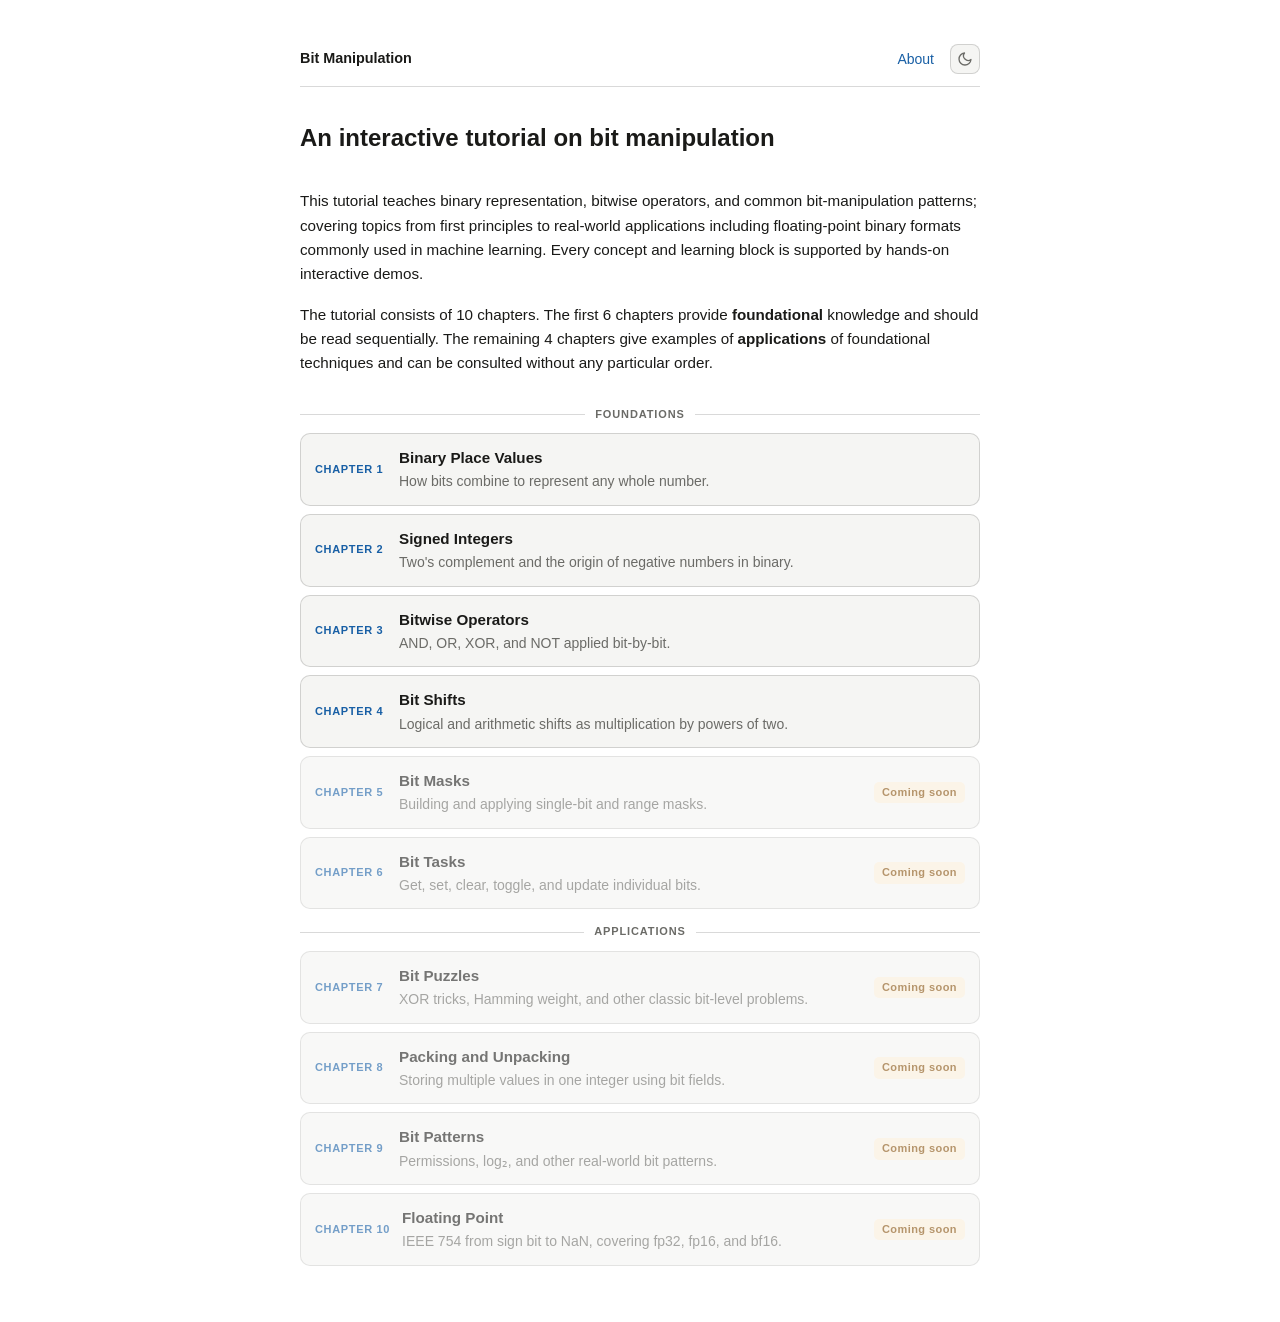
<file: index.html>
<!DOCTYPE html>
<html lang="en">
<head>
  <meta charset="UTF-8">
  <meta name="viewport" content="width=device-width, initial-scale=1.0">
  <title>Bit Manipulation</title>
  <link rel="stylesheet" href="css/style.css">
  <script>
    // Apply saved theme before paint to avoid flash
    const t = localStorage.getItem('theme');
    if (t) document.documentElement.dataset.theme = t;
  </script>
</head>
<body>

  <nav class="navbar">
    <a class="navbar-brand" href="index.html">Bit Manipulation</a>
    <div class="navbar-nav">
      <a href="about.html">About</a>
      <button class="theme-toggle" id="theme-toggle" aria-label="Toggle dark/light mode" title="Toggle dark/light mode">
        <svg id="theme-icon" width="16" height="16" viewBox="0 0 24 24" fill="none" stroke="currentColor" stroke-width="2" stroke-linecap="round" stroke-linejoin="round"></svg>
      </button>
    </div>
  </nav>

  <div class="prose">
    <div class="page-header">
      <h1>An interactive tutorial on bit manipulation</h1>
    </div>

    <p>
      This tutorial teaches binary representation, bitwise operators, and
      common bit-manipulation patterns; covering topics from first principles to real-world
      applications including floating-point binary formats commonly used in machine
      learning.
      Every concept and learning block is supported by hands-on interactive demos.
    </p>
    <p>
      The tutorial consists of 10 chapters.
      The first 6 chapters provide <strong>foundational</strong> knowledge and should be read sequentially.
      The remaining 4 chapters give examples of <strong>applications</strong> of foundational techniques and
      can be consulted without any particular order.
    </p>

    <div class="chapter-list">

      <div class="chapter-section-label">Foundations</div>

      <a class="chapter-card" href="chapters/01-place-values.html">
        <span class="chapter-card-num">Chapter 1</span>
        <span class="chapter-card-body">
          <span class="chapter-card-title">Binary Place Values</span>
          <span class="chapter-card-desc">How bits combine to represent any whole number.</span>
        </span>
      </a>

      <a class="chapter-card" href="chapters/02-signed-integers.html">
        <span class="chapter-card-num">Chapter 2</span>
        <span class="chapter-card-body">
          <span class="chapter-card-title">Signed Integers</span>
          <span class="chapter-card-desc">Two's complement and the origin of negative numbers in binary.</span>
        </span>
      </a>

      <a class="chapter-card" href="chapters/03-operators.html">
        <span class="chapter-card-num">Chapter 3</span>
        <span class="chapter-card-body">
          <span class="chapter-card-title">Bitwise Operators</span>
          <span class="chapter-card-desc">AND, OR, XOR, and NOT applied bit-by-bit.</span>
        </span>
      </a>

      <a class="chapter-card" href="chapters/04-shifts.html">
        <span class="chapter-card-num">Chapter 4</span>
        <span class="chapter-card-body">
          <span class="chapter-card-title">Bit Shifts</span>
          <span class="chapter-card-desc">Logical and arithmetic shifts as multiplication by powers of two.</span>
        </span>
      </a>

      <a class="chapter-card chapter-card--wip" href="index.html">
        <span class="chapter-card-num">Chapter 5</span>
        <span class="chapter-card-body">
          <span class="chapter-card-title">Bit Masks</span>
          <span class="chapter-card-desc">Building and applying single-bit and range masks.</span>
        </span>
        <span class="chapter-card-badge">Coming soon</span>
      </a>

      <a class="chapter-card chapter-card--wip" href="index.html">
        <span class="chapter-card-num">Chapter 6</span>
        <span class="chapter-card-body">
          <span class="chapter-card-title">Bit Tasks</span>
          <span class="chapter-card-desc">Get, set, clear, toggle, and update individual bits.</span>
        </span>
        <span class="chapter-card-badge">Coming soon</span>
      </a>

      <div class="chapter-section-label">Applications</div>

      <a class="chapter-card chapter-card--wip" href="index.html">
        <span class="chapter-card-num">Chapter 7</span>
        <span class="chapter-card-body">
          <span class="chapter-card-title">Bit Puzzles</span>
          <span class="chapter-card-desc">XOR tricks, Hamming weight, and other classic bit-level problems.</span>
        </span>
        <span class="chapter-card-badge">Coming soon</span>
      </a>

      <a class="chapter-card chapter-card--wip" href="index.html">
        <span class="chapter-card-num">Chapter 8</span>
        <span class="chapter-card-body">
          <span class="chapter-card-title">Packing and Unpacking</span>
          <span class="chapter-card-desc">Storing multiple values in one integer using bit fields.</span>
        </span>
        <span class="chapter-card-badge">Coming soon</span>
      </a>

      <a class="chapter-card chapter-card--wip" href="index.html">
        <span class="chapter-card-num">Chapter 9</span>
        <span class="chapter-card-body">
          <span class="chapter-card-title">Bit Patterns</span>
          <span class="chapter-card-desc">Permissions, log₂, and other real-world bit patterns.</span>
        </span>
        <span class="chapter-card-badge">Coming soon</span>
      </a>

      <a class="chapter-card chapter-card--wip" href="index.html">
        <span class="chapter-card-num">Chapter 10</span>
        <span class="chapter-card-body">
          <span class="chapter-card-title">Floating Point</span>
          <span class="chapter-card-desc">IEEE 754 from sign bit to NaN, covering fp32, fp16, and bf16.</span>
        </span>
        <span class="chapter-card-badge">Coming soon</span>
      </a>

    </div>
  </div>

  <script>
    const MOON = '<circle cx="12" cy="12" r="5"/><line x1="12" y1="1" x2="12" y2="3"/><line x1="12" y1="21" x2="12" y2="23"/><line x1="4.22" y1="4.22" x2="5.64" y2="5.64"/><line x1="18.36" y1="18.36" x2="19.78" y2="19.78"/><line x1="1" y1="12" x2="3" y2="12"/><line x1="21" y1="12" x2="23" y2="12"/><line x1="4.22" y1="19.78" x2="5.64" y2="18.36"/><line x1="18.36" y1="5.64" x2="19.78" y2="4.22"/>';
    const SUN  = '<path d="M21 12.79A9 9 0 1 1 11.21 3 7 7 0 0 0 21 12.79z"/>';

    function isDark() {
      const t = document.documentElement.dataset.theme;
      if (t === 'dark') return true;
      if (t === 'light') return false;
      return window.matchMedia('(prefers-color-scheme: dark)').matches;
    }

    function updateIcon() {
      document.getElementById('theme-icon').innerHTML = isDark() ? MOON : SUN;
    }

    document.getElementById('theme-toggle').addEventListener('click', () => {
      const next = isDark() ? 'light' : 'dark';
      document.documentElement.dataset.theme = next;
      localStorage.setItem('theme', next);
      updateIcon();
    });

    updateIcon();
  </script>

</body>
</html>
</file>
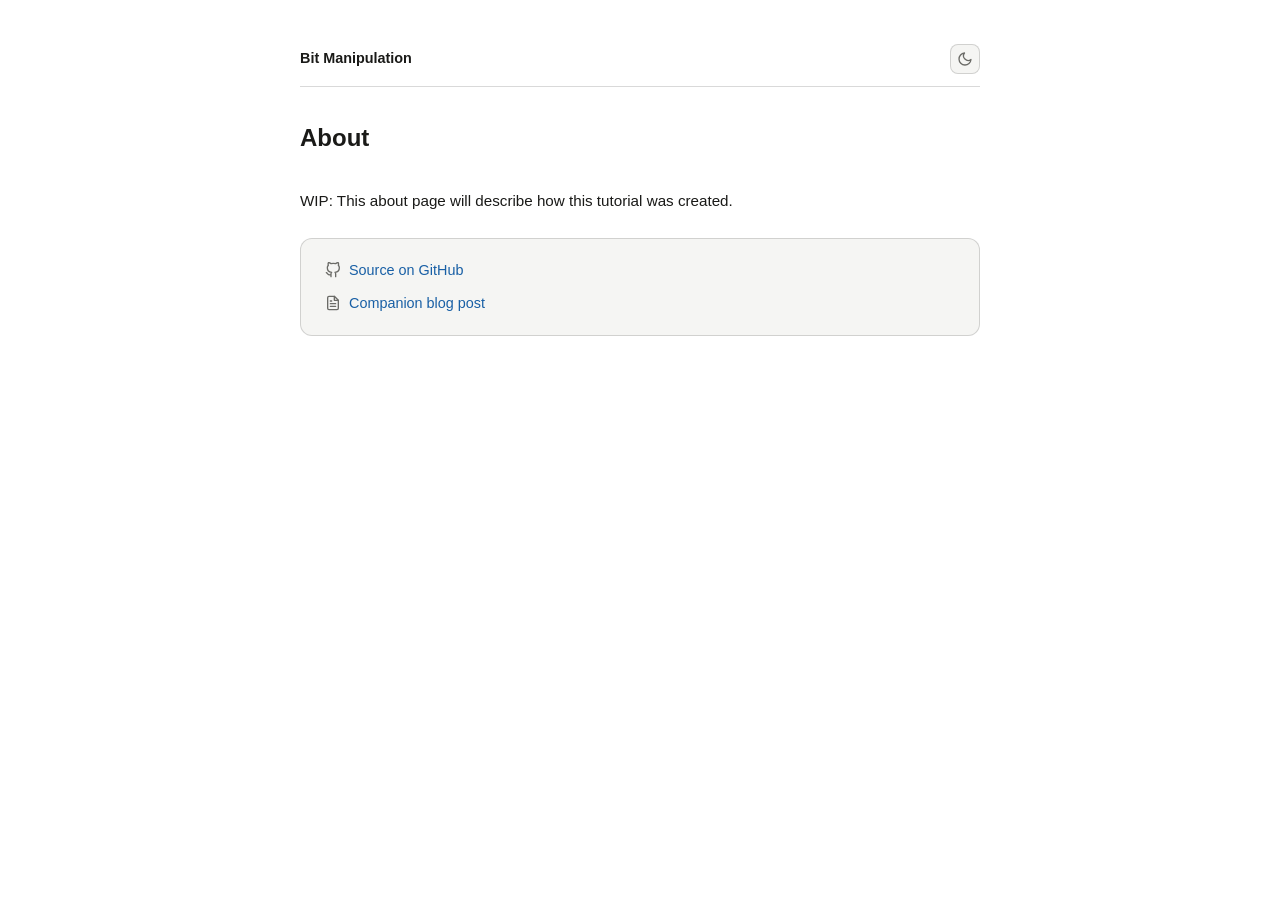
<file: about.html>
<!DOCTYPE html>
<html lang="en">
<head>
  <meta charset="UTF-8">
  <meta name="viewport" content="width=device-width, initial-scale=1.0">
  <title>About — Bit Manipulation</title>
  <link rel="stylesheet" href="css/style.css">
  <script>
    const t = localStorage.getItem('theme');
    if (t) document.documentElement.dataset.theme = t;
  </script>
</head>
<body>

  <nav class="navbar">
    <a class="navbar-brand" href="index.html">Bit Manipulation</a>
    <button class="theme-toggle" id="theme-toggle" aria-label="Toggle dark/light mode" title="Toggle dark/light mode">
      <svg id="theme-icon" width="16" height="16" viewBox="0 0 24 24" fill="none" stroke="currentColor" stroke-width="2" stroke-linecap="round" stroke-linejoin="round"></svg>
    </button>
  </nav>

  <div class="prose">

    <div class="page-header">
      <h1>About</h1>
    </div>

    <p>
      WIP: This about page will describe how this tutorial was created.
    </p>


    <div class="demo-box about-links">
      <a class="about-link" href="https://github.com/msamribeiro/bit-manipulation" target="_blank" rel="noopener noreferrer">
        <svg width="16" height="16" viewBox="0 0 24 24" fill="none" stroke="currentColor" stroke-width="2" stroke-linecap="round" stroke-linejoin="round" aria-hidden="true"><path d="M9 19c-5 1.5-5-2.5-7-3m14 6v-3.87a3.37 3.37 0 0 0-.94-2.61c3.14-.35 6.44-1.54 6.44-7A5.44 5.44 0 0 0 20 4.77 5.07 5.07 0 0 0 19.91 1S18.73.65 16 2.48a13.38 13.38 0 0 0-7 0C6.27.65 5.09 1 5.09 1A5.07 5.07 0 0 0 5 4.77a5.44 5.44 0 0 0-1.5 3.78c0 5.42 3.3 6.61 6.44 7A3.37 3.37 0 0 0 9 18.13V22"/></svg>
        Source on GitHub
      </a>
      <a class="about-link" href="https://msamribeiro.com/blog/02-bit-manipulation" target="_blank" rel="noopener noreferrer">
        <svg width="16" height="16" viewBox="0 0 24 24" fill="none" stroke="currentColor" stroke-width="2" stroke-linecap="round" stroke-linejoin="round" aria-hidden="true"><path d="M14 2H6a2 2 0 0 0-2 2v16a2 2 0 0 0 2 2h12a2 2 0 0 0 2-2V8z"/><polyline points="14 2 14 8 20 8"/><line x1="16" y1="13" x2="8" y2="13"/><line x1="16" y1="17" x2="8" y2="17"/><polyline points="10 9 9 9 8 9"/></svg>
        Companion blog post
      </a>
    </div>

  </div>

  <script>
    const MOON = '<circle cx="12" cy="12" r="5"/><line x1="12" y1="1" x2="12" y2="3"/><line x1="12" y1="21" x2="12" y2="23"/><line x1="4.22" y1="4.22" x2="5.64" y2="5.64"/><line x1="18.36" y1="18.36" x2="19.78" y2="19.78"/><line x1="1" y1="12" x2="3" y2="12"/><line x1="21" y1="12" x2="23" y2="12"/><line x1="4.22" y1="19.78" x2="5.64" y2="18.36"/><line x1="18.36" y1="5.64" x2="19.78" y2="4.22"/>';
    const SUN  = '<path d="M21 12.79A9 9 0 1 1 11.21 3 7 7 0 0 0 21 12.79z"/>';

    function isDark() {
      const t = document.documentElement.dataset.theme;
      if (t === 'dark') return true;
      if (t === 'light') return false;
      return window.matchMedia('(prefers-color-scheme: dark)').matches;
    }

    function updateIcon() {
      document.getElementById('theme-icon').innerHTML = isDark() ? MOON : SUN;
    }

    document.getElementById('theme-toggle').addEventListener('click', () => {
      const next = isDark() ? 'light' : 'dark';
      document.documentElement.dataset.theme = next;
      localStorage.setItem('theme', next);
      updateIcon();
    });

    updateIcon();
  </script>

</body>
</html>
</file>
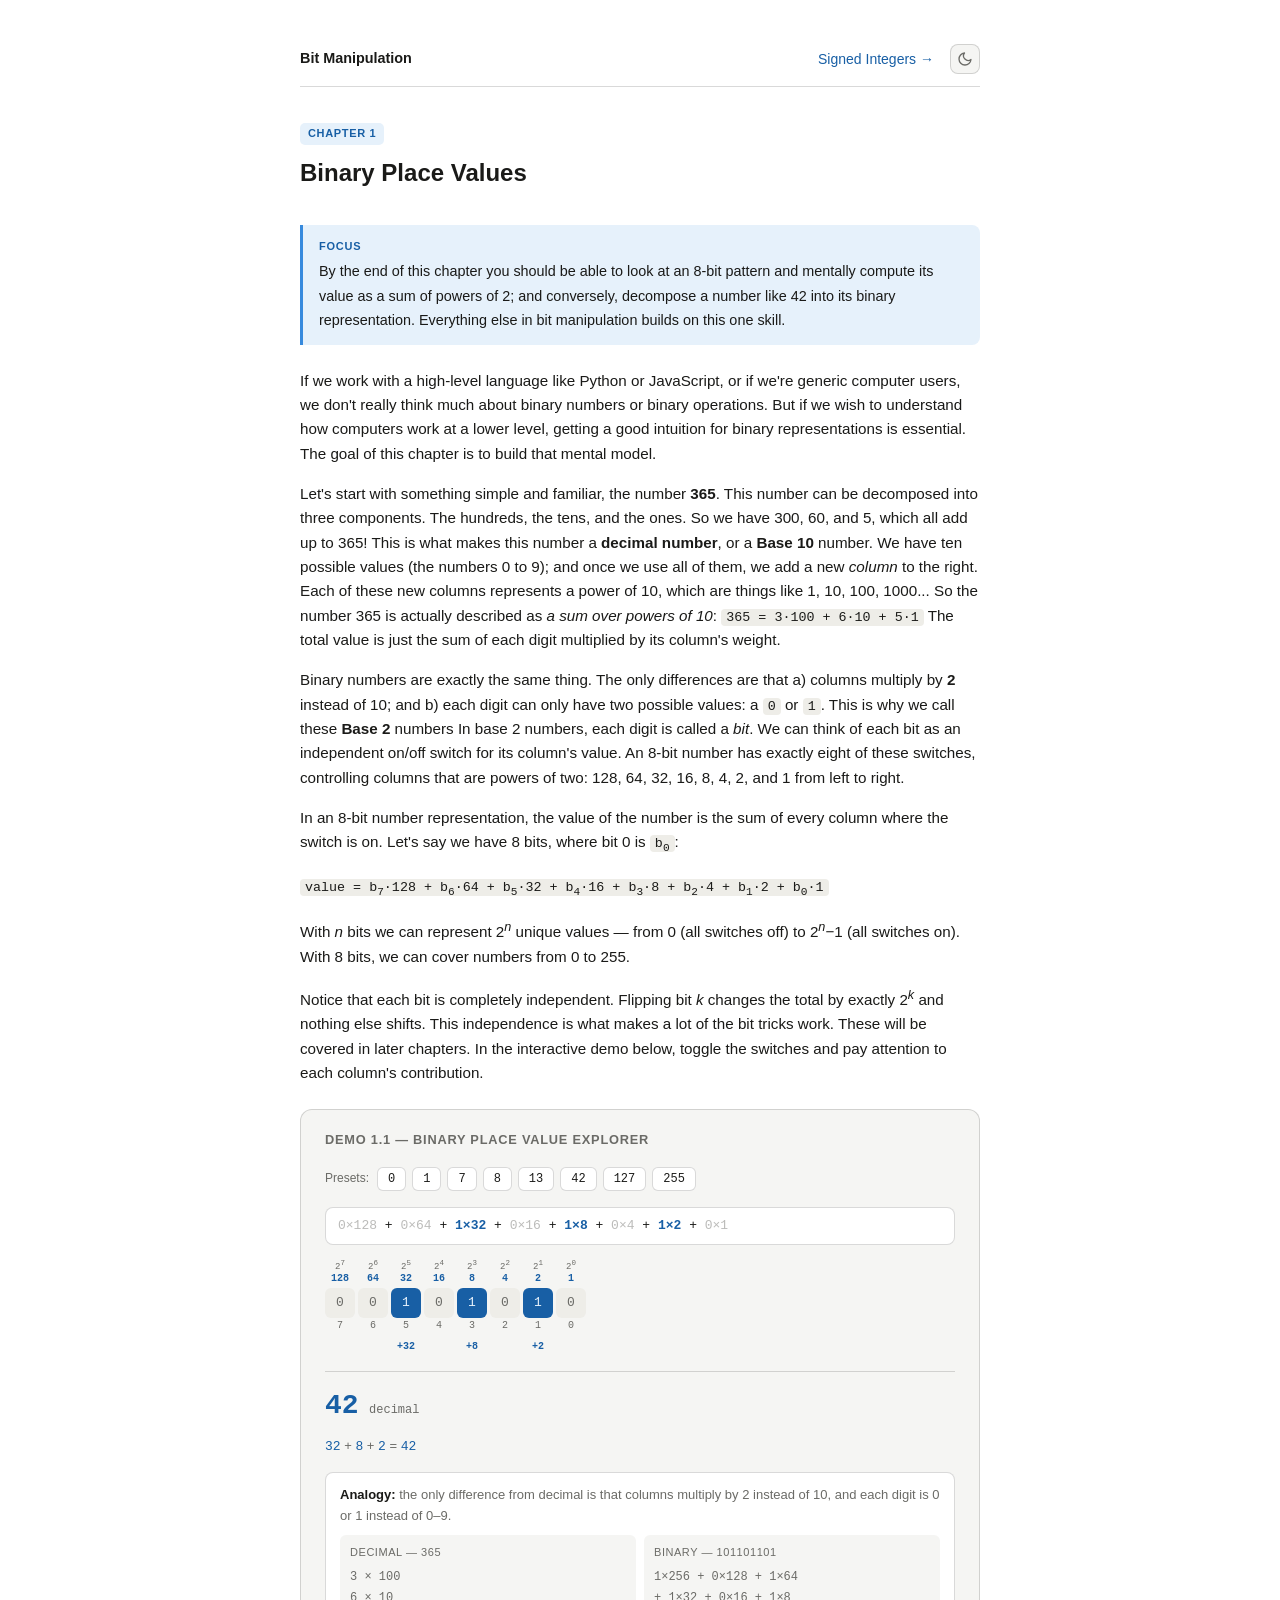
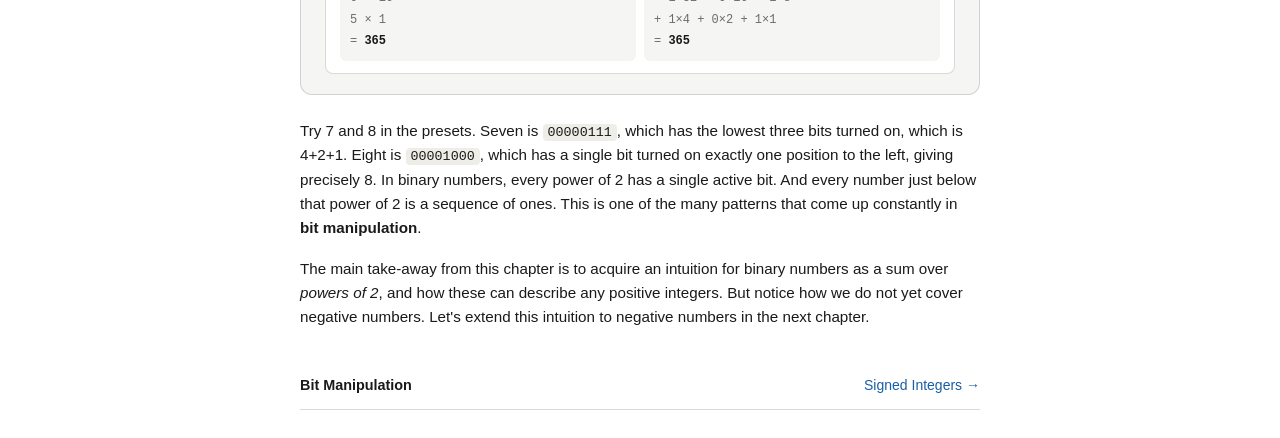
<file: chapters/01-place-values.html>
<!DOCTYPE html>
<html lang="en">
<head>
  <meta charset="UTF-8">
  <meta name="viewport" content="width=device-width, initial-scale=1.0">
  <title>Binary Place Values — Bit Manipulation</title>
  <link rel="stylesheet" href="../css/style.css">
  <script>
    const t = localStorage.getItem('theme');
    if (t) document.documentElement.dataset.theme = t;
  </script>
</head>
<body>

  <nav class="navbar">
    <a class="navbar-brand" href="../index.html">Bit Manipulation</a>
    <div class="navbar-nav">
      <a href="02-signed-integers.html">Signed Integers &rarr;</a>
      <button class="theme-toggle" id="theme-toggle" aria-label="Toggle dark/light mode" title="Toggle dark/light mode">
        <svg id="theme-icon" width="16" height="16" viewBox="0 0 24 24" fill="none" stroke="currentColor" stroke-width="2" stroke-linecap="round" stroke-linejoin="round"></svg>
      </button>
    </div>
  </nav>

  <div class="prose">

    <div class="page-header">
      <span class="chapter-label">Chapter 1</span>
      <h1>Binary Place Values</h1>
    </div>

    <div class="chapter-goals">
      <span class="chapter-goals-label">Focus</span>
      By the end of this chapter you should be able to look at an 8-bit pattern
      and mentally compute its value as a sum of powers of 2; and conversely,
      decompose a number like 42 into its binary representation. Everything else
      in bit manipulation builds on this one skill.
    </div>

    <p>
      If we work with a high-level language like Python or JavaScript, or if we're
      generic computer users, we don't really think much about binary numbers or
      binary operations. But if we wish to understand how computers work at a lower level,
      getting a good intuition for binary representations is essential.
      The goal of this chapter is to build that mental model.
    </p>

    <p>
      Let's start with something simple and familiar, the number <strong>365</strong>.
      This number can be decomposed into three components. The hundreds, the tens, and the ones.
      So we have 300, 60, and 5, which all add up to 365!
      This is what makes this number a <strong>decimal number</strong>, or a <strong>Base 10</strong> number.
      We have ten possible values (the numbers 0 to 9); and once we use all of them, we add a new <i>column</i>
      to the right.
      Each of these new columns represents a power of 10, which are things like 1, 10, 100, 1000...
      So the number 365 is actually described as <i>a sum over powers of 10</i>: <code>365 = 3·100 + 6·10 + 5·1</code>
      The total value is just the sum of each
      digit multiplied by its column's weight.
    </p>

    <p>
      Binary numbers are exactly the same thing.
      The only differences are that a) columns multiply
      by <strong>2</strong> instead of 10;
      and b) each digit can only have two possible values: a <code>0</code> or <code>1</code>.
      This is why we call these <strong>Base 2</strong> numbers
      In base 2 numbers, each digit is called a <em>bit</em>.
      We can think of each bit as an independent on/off switch for its column's value.
      An 8-bit number has exactly eight of these switches, controlling columns that are powers of two: 128, 64,
      32, 16, 8, 4, 2, and 1 from left to right.
    </p>

    <p>
      In an 8-bit number representation, the value of the number is the sum of every column where the switch
      is on. Let's say we have 8 bits, where bit 0 is <code>b<sub>0</sub></code>:
    </p>

    <p>
      <code>value = b<sub>7</sub>&middot;128 + b<sub>6</sub>&middot;64 + b<sub>5</sub>&middot;32 + b<sub>4</sub>&middot;16 + b<sub>3</sub>&middot;8 + b<sub>2</sub>&middot;4 + b<sub>1</sub>&middot;2 + b<sub>0</sub>&middot;1</code>
    </p>

    <p>
      With <em>n</em> bits we can represent 2<sup><em>n</em></sup> unique
      values — from 0 (all switches off) to 2<sup><em>n</em></sup>&minus;1 (all
      switches on). With 8 bits, we can cover numbers from 0 to 255.
    </p>

    <p>
      Notice that each bit is completely independent.
      Flipping bit <em>k</em> changes the total by exactly 2<sup><em>k</em></sup> and nothing
      else shifts. This independence is what makes a lot of the bit tricks work.
      These will be covered in later chapters.
      In the interactive demo below, toggle the switches and pay attention to each column's contribution.
    </p>

    <!-- ── Demo 1.1 ── -->
    <div class="demo-box">
      <div class="demo-title">Demo 1.1 &mdash; Binary Place Value Explorer</div>

      <div class="preset-row">
        <span class="preset-label">Presets:</span>
        <button class="preset-btn" onclick="ch1SetVal(0)">0</button>
        <button class="preset-btn" onclick="ch1SetVal(1)">1</button>
        <button class="preset-btn" onclick="ch1SetVal(7)">7</button>
        <button class="preset-btn" onclick="ch1SetVal(8)">8</button>
        <button class="preset-btn" onclick="ch1SetVal(13)">13</button>
        <button class="preset-btn" onclick="ch1SetVal(42)">42</button>
        <button class="preset-btn" onclick="ch1SetVal(127)">127</button>
        <button class="preset-btn" onclick="ch1SetVal(255)">255</button>
      </div>

      <div class="formula-bar" id="ch1-formula"></div>

      <div class="place-row" id="ch1-place-row"></div>
      <div class="bit-row" id="ch1-bit-row"></div>
      <div class="bit-index-row" id="ch1-index-row"></div>
      <div class="contrib-row" id="ch1-contrib-row"></div>

      <div class="result-box">
        <span class="result-value" id="ch1-result-value">0</span>
        <span class="result-label">decimal</span>
        <div class="result-explain" id="ch1-result-explain"></div>
      </div>

      <div class="analogy-panel">
        <strong>Analogy:</strong> the only difference from decimal is that columns
        multiply by 2 instead of 10, and each digit is 0 or 1 instead of 0&ndash;9.
        <div class="analogy-grid">
          <div class="analogy-col">
            <div class="col-head">Decimal &mdash; 365</div>
            3 &times; 100<br>
            6 &times; 10<br>
            5 &times; 1<br>
            = <strong>365</strong>
          </div>
          <div class="analogy-col">
            <div class="col-head">Binary &mdash; 101101101</div>
            1&times;256 + 0&times;128 + 1&times;64<br>
            + 1&times;32 + 0&times;16 + 1&times;8<br>
            + 1&times;4 + 0&times;2 + 1&times;1<br>
            = <strong>365</strong>
          </div>
        </div>
      </div>
    </div>

    <p>
      Try 7 and 8 in the presets.
      Seven is <code>00000111</code>, which has the lowest three
      bits turned on, which is 4+2+1.
      Eight is <code>00001000</code>, which has a single bit turned on exactly one
      position to the left, giving precisely 8.
      In binary numbers, every power of 2 has a single active bit.
      And every number just below that power of 2 is a sequence of ones.
      This is one of the many patterns that come up constantly in <strong>bit manipulation</strong>.
    </p>

    <p>
      The main take-away from this chapter is to acquire an intuition for binary numbers
      as a sum over <i>powers of 2</i>, and how these can describe any positive integers.
      But notice how we do not yet cover negative numbers.
      Let's extend this intuition to negative numbers in the next chapter.
    </p>

  </div>

  <nav class="navbar" style="margin-top: 2rem; margin-bottom: 0;">
    <a class="navbar-brand" href="../index.html">Bit Manipulation</a>
    <div class="navbar-nav">
      <a href="02-signed-integers.html">Signed Integers &rarr;</a>
    </div>
  </nav>

  <script src="../js/bits.js"></script>
  <script src="../js/demos/ch01-place-values.js"></script>
  <script>
    const MOON = '<circle cx="12" cy="12" r="5"/><line x1="12" y1="1" x2="12" y2="3"/><line x1="12" y1="21" x2="12" y2="23"/><line x1="4.22" y1="4.22" x2="5.64" y2="5.64"/><line x1="18.36" y1="18.36" x2="19.78" y2="19.78"/><line x1="1" y1="12" x2="3" y2="12"/><line x1="21" y1="12" x2="23" y2="12"/><line x1="4.22" y1="19.78" x2="5.64" y2="18.36"/><line x1="18.36" y1="5.64" x2="19.78" y2="4.22"/>';
    const SUN  = '<path d="M21 12.79A9 9 0 1 1 11.21 3 7 7 0 0 0 21 12.79z"/>';

    function isDark() {
      const t = document.documentElement.dataset.theme;
      if (t === 'dark') return true;
      if (t === 'light') return false;
      return window.matchMedia('(prefers-color-scheme: dark)').matches;
    }

    function updateIcon() {
      document.getElementById('theme-icon').innerHTML = isDark() ? MOON : SUN;
    }

    document.getElementById('theme-toggle').addEventListener('click', () => {
      const next = isDark() ? 'light' : 'dark';
      document.documentElement.dataset.theme = next;
      localStorage.setItem('theme', next);
      updateIcon();
    });

    updateIcon();
  </script>

</body>
</html>
</file>
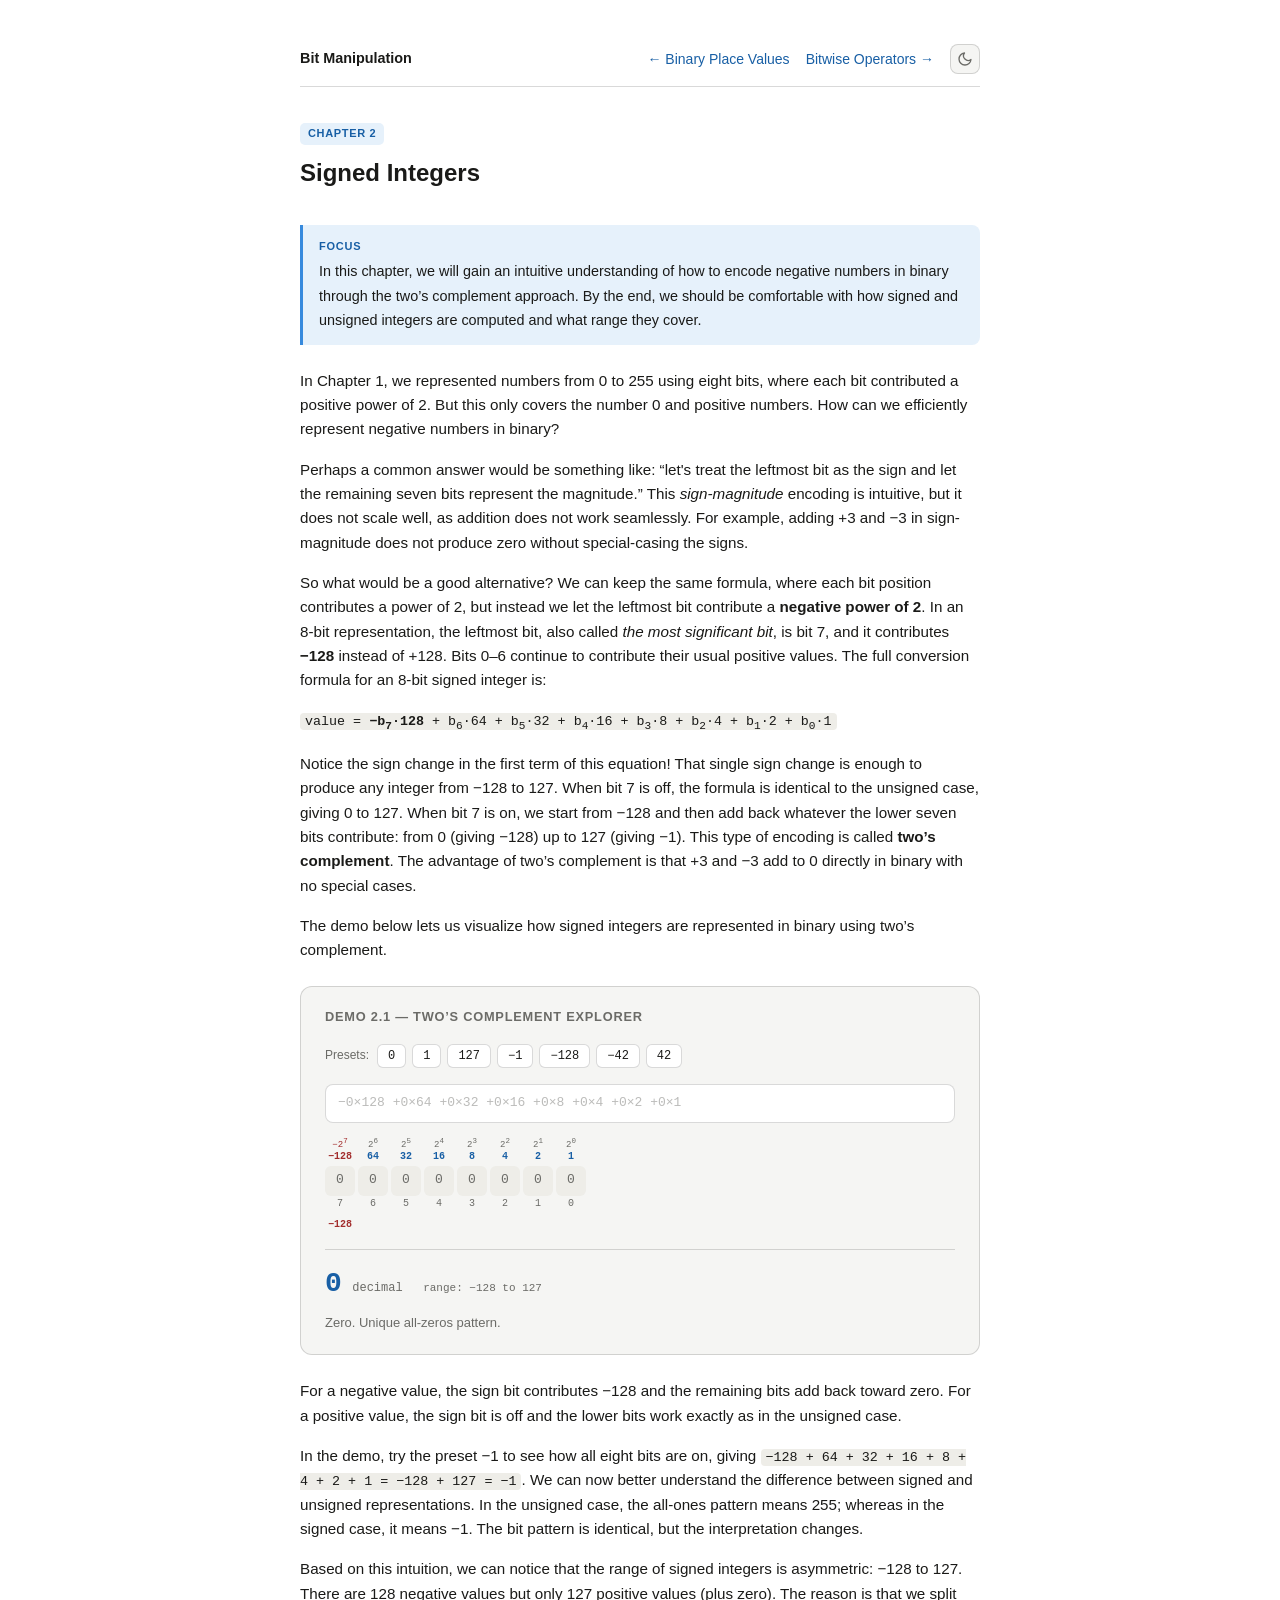
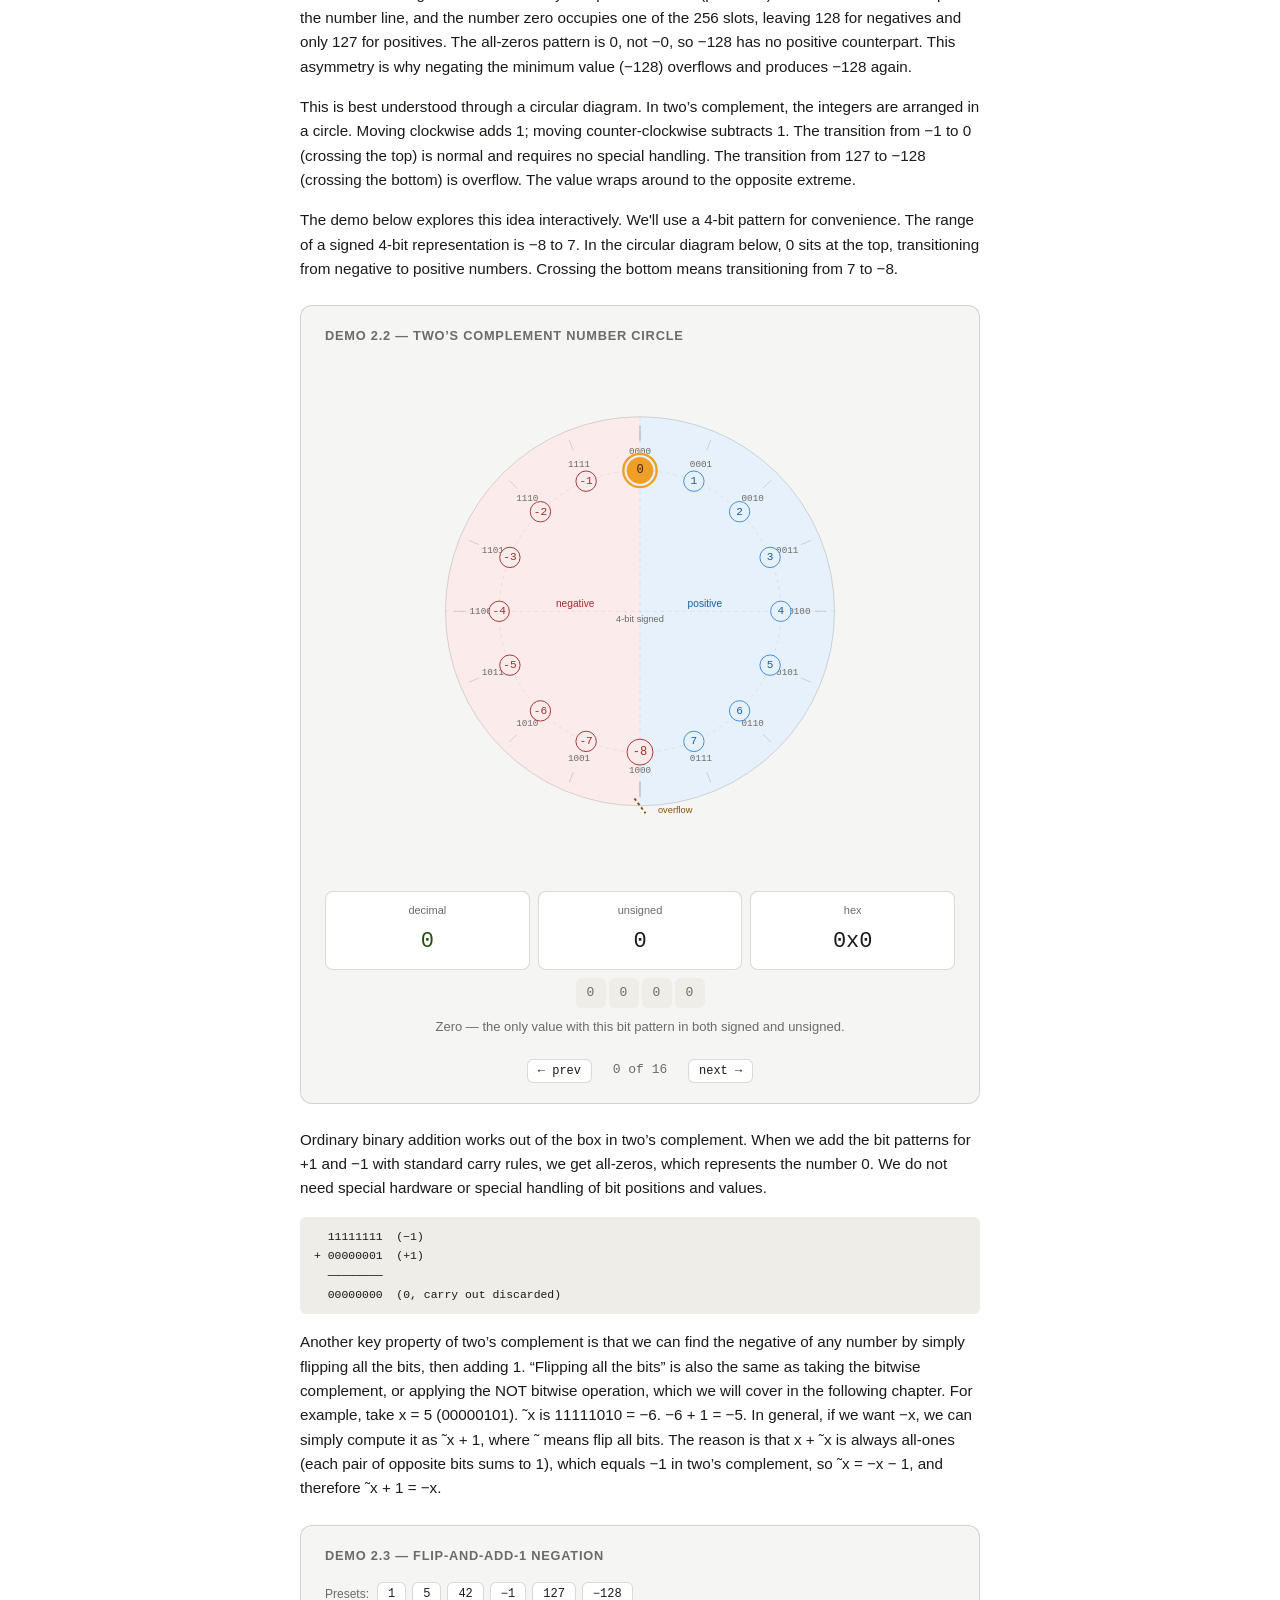
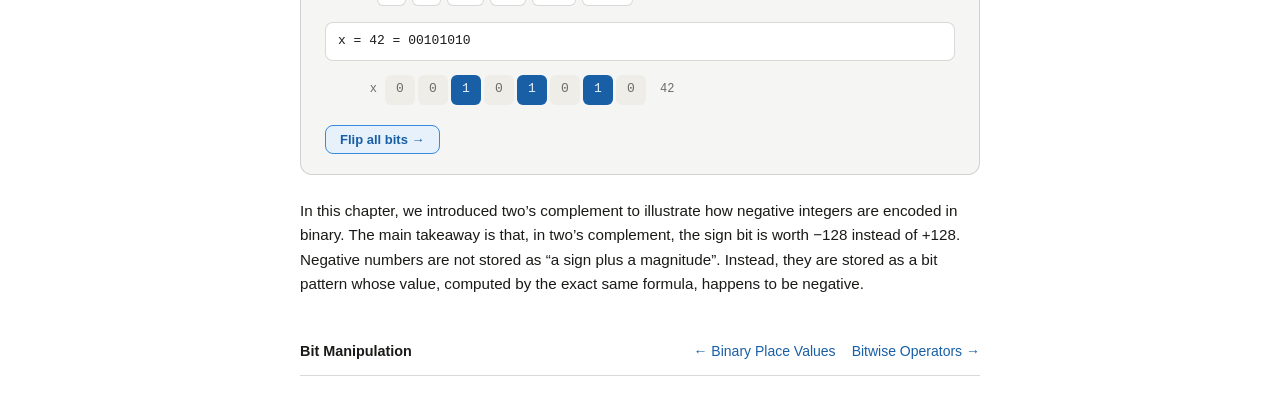
<file: chapters/02-signed-integers.html>
<!DOCTYPE html>
<html lang="en">
<head>
  <meta charset="UTF-8">
  <meta name="viewport" content="width=device-width, initial-scale=1.0">
  <title>Signed Integers — Bit Manipulation</title>
  <link rel="stylesheet" href="../css/style.css">
  <script>
    const t = localStorage.getItem('theme');
    if (t) document.documentElement.dataset.theme = t;
  </script>
</head>
<body>

  <nav class="navbar">
    <a class="navbar-brand" href="../index.html">Bit Manipulation</a>
    <div class="navbar-nav">
      <a href="01-place-values.html">&larr; Binary Place Values</a>
      <a href="03-operators.html">Bitwise Operators &rarr;</a>
      <button class="theme-toggle" id="theme-toggle" aria-label="Toggle dark/light mode" title="Toggle dark/light mode">
        <svg id="theme-icon" width="16" height="16" viewBox="0 0 24 24" fill="none" stroke="currentColor" stroke-width="2" stroke-linecap="round" stroke-linejoin="round"></svg>
      </button>
    </div>
  </nav>

  <div class="prose">

    <div class="page-header">
      <span class="chapter-label">Chapter 2</span>
      <h1>Signed Integers</h1>
    </div>

    <div class="chapter-goals">
      <span class="chapter-goals-label">Focus</span>
      In this chapter, we will gain an intuitive understanding of 
      how to encode negative numbers in binary through the two&rsquo;s complement approach.
      By the end, we should be comfortable with how signed and unsigned integers are computed
      and what range they cover.
    </div>

    <p>
      In Chapter 1, we represented numbers from 0 to 255 using eight bits, where each bit
      contributed a positive power of 2. But this only covers the number 0 and positive numbers.
      How can we efficiently represent negative numbers in binary?
    </p>
    <p>
      Perhaps a common answer would be something like:
      &ldquo;let's treat the leftmost bit as the sign
      and let the remaining seven bits represent the magnitude.&rdquo;
      This <em>sign-magnitude</em> encoding is intuitive, but it
      does not scale well, as addition does not work seamlessly.
      For example, adding +3 and &minus;3 in sign-magnitude does
      not produce zero without special-casing the signs.
    </p>

    <p>
      So what would be a good alternative? 
      We can keep the same formula, where each bit position contributes a power of 2, but instead
      we let the leftmost bit contribute a <strong>negative power of 2</strong>.
      In an 8-bit representation, the leftmost bit, also called <em>the most significant bit</em>, is bit 7,
      and it contributes <strong>&minus;128</strong> instead of +128. 
      Bits 0&ndash;6 continue to contribute their usual positive values.
      The full conversion formula for an 8-bit signed integer is:
    </p>

    <p>
      <code>value = <strong>&minus;b<sub>7</sub>&middot;128</strong> + b<sub>6</sub>&middot;64 + b<sub>5</sub>&middot;32 + b<sub>4</sub>&middot;16 + b<sub>3</sub>&middot;8 + b<sub>2</sub>&middot;4 + b<sub>1</sub>&middot;2 + b<sub>0</sub>&middot;1</code>
    </p>

    <p>
      Notice the sign change in the first term of this equation!
      That single sign change is enough to produce any integer from &minus;128 to 127.
      When bit 7 is off, the formula is identical to the unsigned case, giving 0 to 127.
      When bit 7 is on, we start from &minus;128 and then add back whatever the lower seven bits
      contribute: from 0 (giving &minus;128) up to 127 (giving &minus;1).
      This type of encoding is called <strong>two&rsquo;s complement</strong>.
      The advantage of two&rsquo;s complement is that +3 and &minus;3 add to 0 directly in binary with no special cases.
    </p>

    <p>
      The demo below lets us visualize how signed integers are represented
      in binary using two&rsquo;s complement.
    </p>

    <!-- ── Demo 2.1 ── -->
    <div class="demo-box">
      <div class="demo-title">Demo 2.1 &mdash; Two&rsquo;s Complement Explorer</div>

      <div class="preset-row">
        <span class="preset-label">Presets:</span>
        <button class="preset-btn" onclick="ch2SetVal(0)">0</button>
        <button class="preset-btn" onclick="ch2SetVal(1)">1</button>
        <button class="preset-btn" onclick="ch2SetVal(127)">127</button>
        <button class="preset-btn" onclick="ch2SetVal(-1)">&minus;1</button>
        <button class="preset-btn" onclick="ch2SetVal(-128)">&minus;128</button>
        <button class="preset-btn" onclick="ch2SetVal(-42)">&minus;42</button>
        <button class="preset-btn" onclick="ch2SetVal(42)">42</button>
      </div>

      <div class="formula-bar" id="ch2-formula"></div>

      <div class="place-row" id="ch2-place-row"></div>
      <div class="bit-row" id="ch2-bit-row"></div>
      <div class="bit-index-row" id="ch2-index-row"></div>
      <div class="contrib-row" id="ch2-contrib-row"></div>

      <div class="result-box">
        <span class="result-value" id="ch2-result-value">0</span>
        <span class="result-label">decimal</span>
        <span class="result-label" style="margin-left:1rem;font-size:11px">range: &minus;128 to 127</span>
        <div class="result-explain" id="ch2-result-explain"></div>
      </div>
    </div>

    <p>
      For a negative value, the sign bit contributes &minus;128 and the remaining bits add back toward zero.
      For a positive value, the sign bit is off and the lower bits work exactly as in the unsigned case.
    </p>

    <p>
      In the demo, try the preset &minus;1 to see how all eight bits are on, giving
      <code>&minus;128 + 64 + 32 + 16 + 8 + 4 + 2 + 1 = &minus;128 + 127 = &minus;1</code>.
      We can now better understand the difference between signed and unsigned representations.
      In the unsigned case, the all-ones pattern means 255; whereas in the signed case, it means &minus;1.
      The bit pattern is identical, but the interpretation changes.
    </p>

    <p>
      Based on this intuition, we can notice that the range of signed integers
      is asymmetric: &minus;128 to 127.
      There are 128 negative values but only 127 positive values (plus zero).
      The reason is that we split the number line, and the number zero occupies one of the 256 slots,
      leaving 128 for negatives and only 127 for positives.
      The all-zeros pattern is 0, not &minus;0, so
      &minus;128 has no positive counterpart.
      This asymmetry is why negating the
      minimum value (&minus;128) overflows and produces &minus;128 again.
    </p>

    <p>
      This is best understood through a circular diagram.
      In two&rsquo;s complement, the integers are
      arranged in a circle. Moving clockwise adds 1; moving counter-clockwise subtracts 1.
      The transition from &minus;1 to 0 (crossing the top) is normal and
      requires no special handling. The transition from 127 to &minus;128 (crossing the
      bottom) is overflow.
      The value wraps around to the opposite extreme.
    </p>
    <p>
      The demo below explores this idea interactively.
      We'll use a 4-bit pattern for convenience.
      The range of a signed 4-bit representation is &minus;8 to 7.
      In the circular diagram below, 0 sits at the top, transitioning from negative to positive numbers.
      Crossing the bottom means transitioning from 7 to &minus;8.
    </p>
    <!-- ── Demo 2.2 ── -->
    <div class="demo-box">
      <div class="demo-title">Demo 2.2 &mdash; Two&rsquo;s Complement Number Circle</div>

      <!-- SVG is built entirely by ch2BuildClock() in ch02-signed-integers.js -->
      <svg id="ch2-clock-svg" viewBox="0 0 680 560" width="100%" style="display:block"></svg>

      <div class="metric-row">
        <div class="metric">
          <div class="metric-label">decimal</div>
          <div class="metric-value" id="ch2-clock-decimal">&mdash;</div>
        </div>
        <div class="metric">
          <div class="metric-label">unsigned</div>
          <div class="metric-value" id="ch2-clock-unsigned">&mdash;</div>
        </div>
        <div class="metric">
          <div class="metric-label">hex</div>
          <div class="metric-value" id="ch2-clock-hex">&mdash;</div>
        </div>
      </div>

      <div class="bit-row" id="ch2-clock-bits" style="justify-content:center;margin-bottom:8px"></div>
      <div class="result-explain" id="ch2-clock-hint" style="text-align:center;min-height:2.5em"></div>

      <div style="display:flex;align-items:center;justify-content:center;gap:16px;margin-top:10px">
        <button class="preset-btn" onclick="ch2ClockPrev()">&larr; prev</button>
        <span id="ch2-clock-nav-label" style="font-size:13px;font-family:monospace;color:var(--text-muted);min-width:64px;text-align:center"></span>
        <button class="preset-btn" onclick="ch2ClockNext()">next &rarr;</button>
      </div>
    </div>

    <p>
      Ordinary binary addition works out of the box in two&rsquo;s complement.
      When we add the bit patterns for +1 and &minus;1 with standard
      carry rules, we get all-zeros, which represents the number 0.
      We do not need special hardware or special handling of bit positions and values.
    </p>

<pre><code>  11111111  (−1)
+ 00000001  (+1)
  ────────
  00000000  (0, carry out discarded)
</code></pre>

    <p>
      Another key property of two&rsquo;s complement is that we can find the negative of any number
      by simply flipping all the bits, then adding 1. 
      &ldquo;Flipping all the bits&rdquo; is also the same as taking the bitwise complement,
      or applying the NOT bitwise operation, which we will cover in the following chapter.

      For example, take x = 5 (00000101). &tilde;x is 11111010 = &minus;6. &minus;6 + 1 = &minus;5.
      In general, if we want &minus;x, we can simply compute it as &tilde;x&nbsp;+&nbsp;1,
      where &tilde; means flip all bits. 
      The reason is that x&nbsp;+&nbsp;&tilde;x is always
      all-ones (each pair of opposite bits sums to 1), which equals &minus;1 in two&rsquo;s
      complement, so &tilde;x&nbsp;=&nbsp;&minus;x&nbsp;&minus;&nbsp;1, and therefore
      &tilde;x&nbsp;+&nbsp;1&nbsp;=&nbsp;&minus;x.
    </p>

    <!-- ── Demo 2.3 ── -->
    <div class="demo-box">
      <div class="demo-title">Demo 2.3 &mdash; Flip-and-Add-1 Negation</div>

      <div class="preset-row">
        <span class="preset-label">Presets:</span>
        <button class="preset-btn" onclick="ch2NegSetVal(1)">1</button>
        <button class="preset-btn" onclick="ch2NegSetVal(5)">5</button>
        <button class="preset-btn" onclick="ch2NegSetVal(42)">42</button>
        <button class="preset-btn" onclick="ch2NegSetVal(-1)">&minus;1</button>
        <button class="preset-btn" onclick="ch2NegSetVal(127)">127</button>
        <button class="preset-btn" onclick="ch2NegSetVal(-128)">&minus;128</button>
      </div>

      <div class="formula-bar" id="ch2-neg-formula"></div>

      <div class="op-grid">
        <div class="op-row">
          <span class="op-label">x</span>
          <div class="bit-row" id="ch2-neg-row-x"></div>
          <span class="op-value" id="ch2-neg-val-x"></span>
        </div>
        <div id="ch2-neg-row2-wrap" style="display:none">
          <div class="op-row">
            <span class="op-label">~x</span>
            <div class="bit-row" id="ch2-neg-row-notx"></div>
            <span class="op-value" id="ch2-neg-val-notx"></span>
          </div>
        </div>
        <div id="ch2-neg-row3-wrap" style="display:none">
          <div class="op-divider"></div>
          <div class="op-row">
            <span class="op-label">~x&nbsp;+&nbsp;1</span>
            <div class="bit-row" id="ch2-neg-row-result"></div>
            <span class="op-value" id="ch2-neg-val-result"></span>
          </div>
        </div>
      </div>

      <button class="step-btn" id="ch2-neg-step-btn" onclick="ch2NegAdvance()">Flip all bits &rarr;</button>

      <div class="result-box" id="ch2-neg-result-box" style="display:none">
        <span class="result-value" id="ch2-neg-result-value"></span>
        <span class="result-label">decimal</span>
        <div class="result-explain" id="ch2-neg-result-explain"></div>
      </div>
    </div>


    <p>
      In this chapter, we introduced two&rsquo;s complement to illustrate how negative integers
      are encoded in binary.
      The main takeaway is that, in two&rsquo;s complement,
      the sign bit is worth &minus;128 instead of +128. Negative numbers are not
      stored as &ldquo;a sign plus a magnitude&rdquo;. Instead, they are stored as a bit pattern
      whose value, computed by the exact same formula, happens to be negative.
    </p>

  </div>

  <nav class="navbar" style="margin-top: 2rem; margin-bottom: 0;">
    <a class="navbar-brand" href="../index.html">Bit Manipulation</a>
    <div class="navbar-nav">
      <a href="01-place-values.html">&larr; Binary Place Values</a>
      <a href="03-operators.html">Bitwise Operators &rarr;</a>
    </div>
  </nav>

  <script src="../js/bits.js"></script>
  <script src="../js/demos/ch02-signed-integers.js"></script>
  <script>
    const MOON = '<circle cx="12" cy="12" r="5"/><line x1="12" y1="1" x2="12" y2="3"/><line x1="12" y1="21" x2="12" y2="23"/><line x1="4.22" y1="4.22" x2="5.64" y2="5.64"/><line x1="18.36" y1="18.36" x2="19.78" y2="19.78"/><line x1="1" y1="12" x2="3" y2="12"/><line x1="21" y1="12" x2="23" y2="12"/><line x1="4.22" y1="19.78" x2="5.64" y2="18.36"/><line x1="18.36" y1="5.64" x2="19.78" y2="4.22"/>';
    const SUN  = '<path d="M21 12.79A9 9 0 1 1 11.21 3 7 7 0 0 0 21 12.79z"/>';

    function isDark() {
      const t = document.documentElement.dataset.theme;
      if (t === 'dark') return true;
      if (t === 'light') return false;
      return window.matchMedia('(prefers-color-scheme: dark)').matches;
    }

    function updateIcon() {
      document.getElementById('theme-icon').innerHTML = isDark() ? MOON : SUN;
    }

    document.getElementById('theme-toggle').addEventListener('click', () => {
      const next = isDark() ? 'light' : 'dark';
      document.documentElement.dataset.theme = next;
      localStorage.setItem('theme', next);
      updateIcon();
    });

    updateIcon();
  </script>

</body>
</html>
</file>
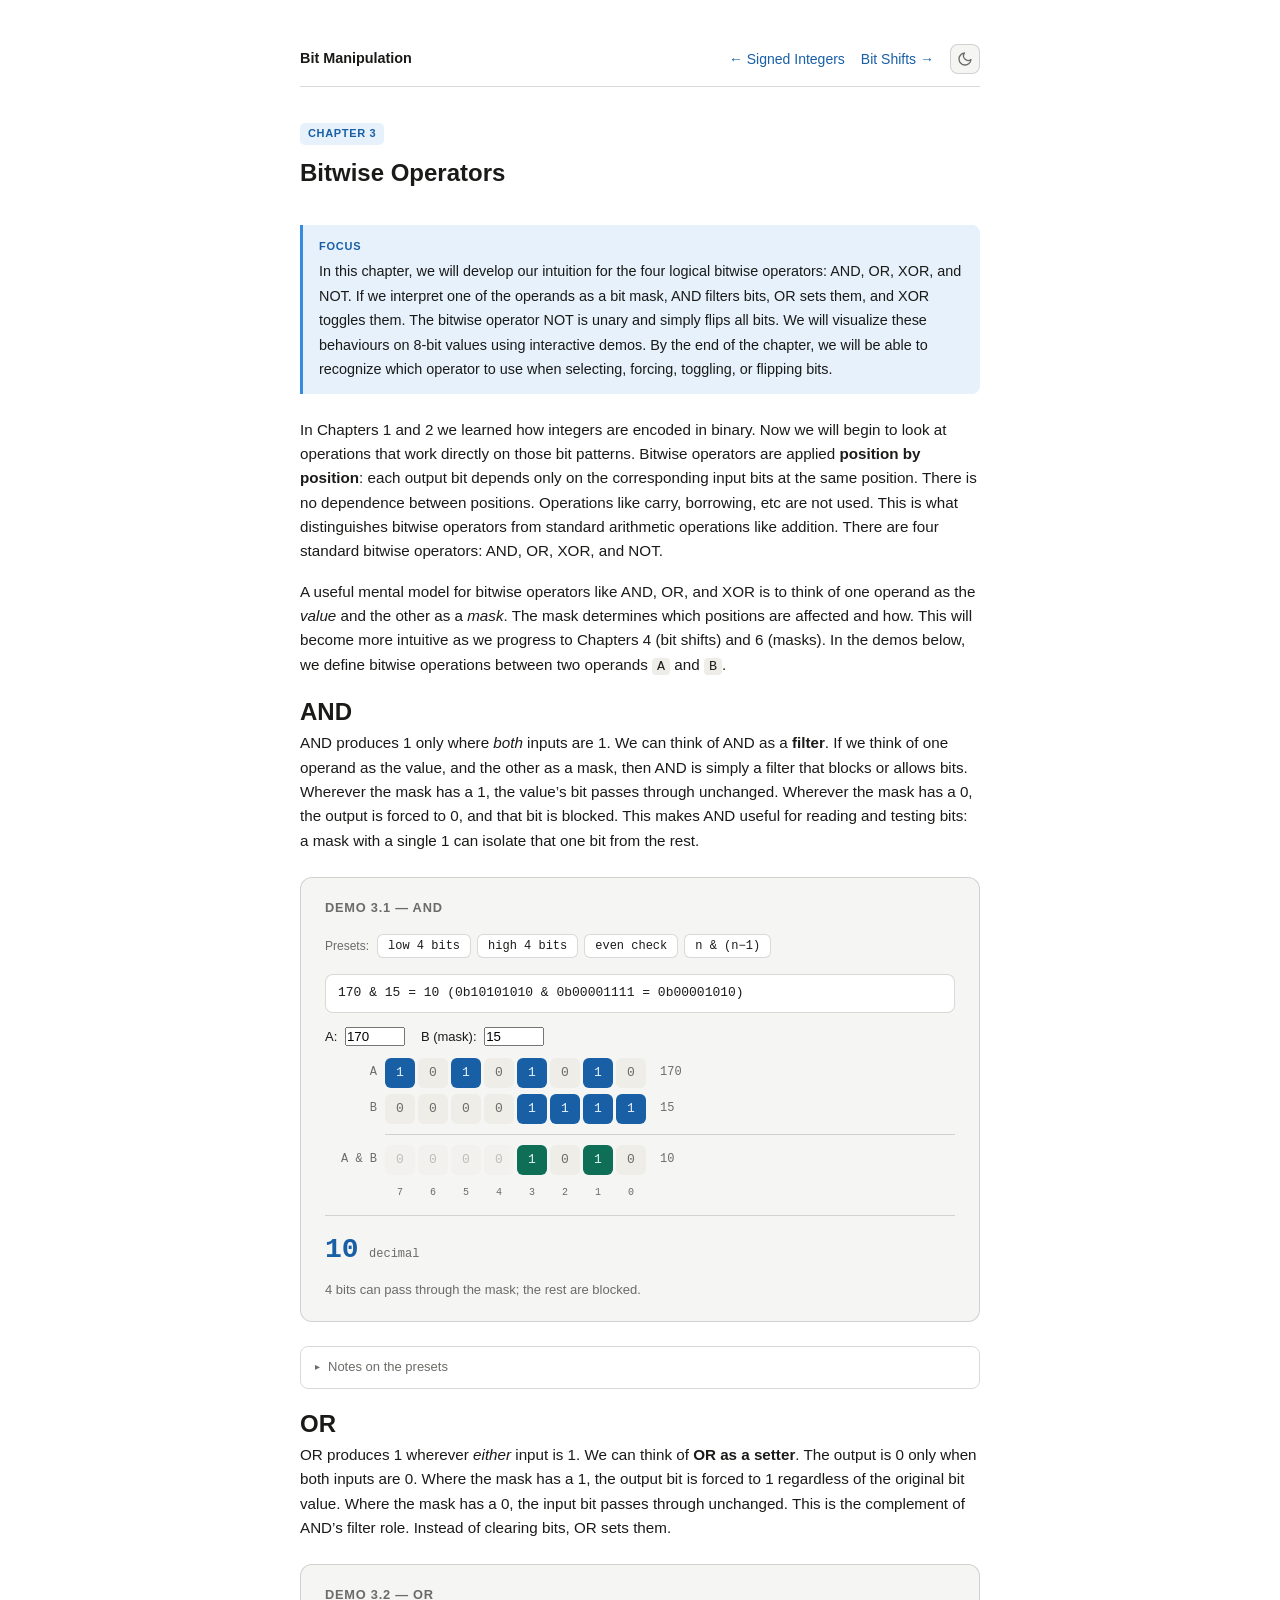
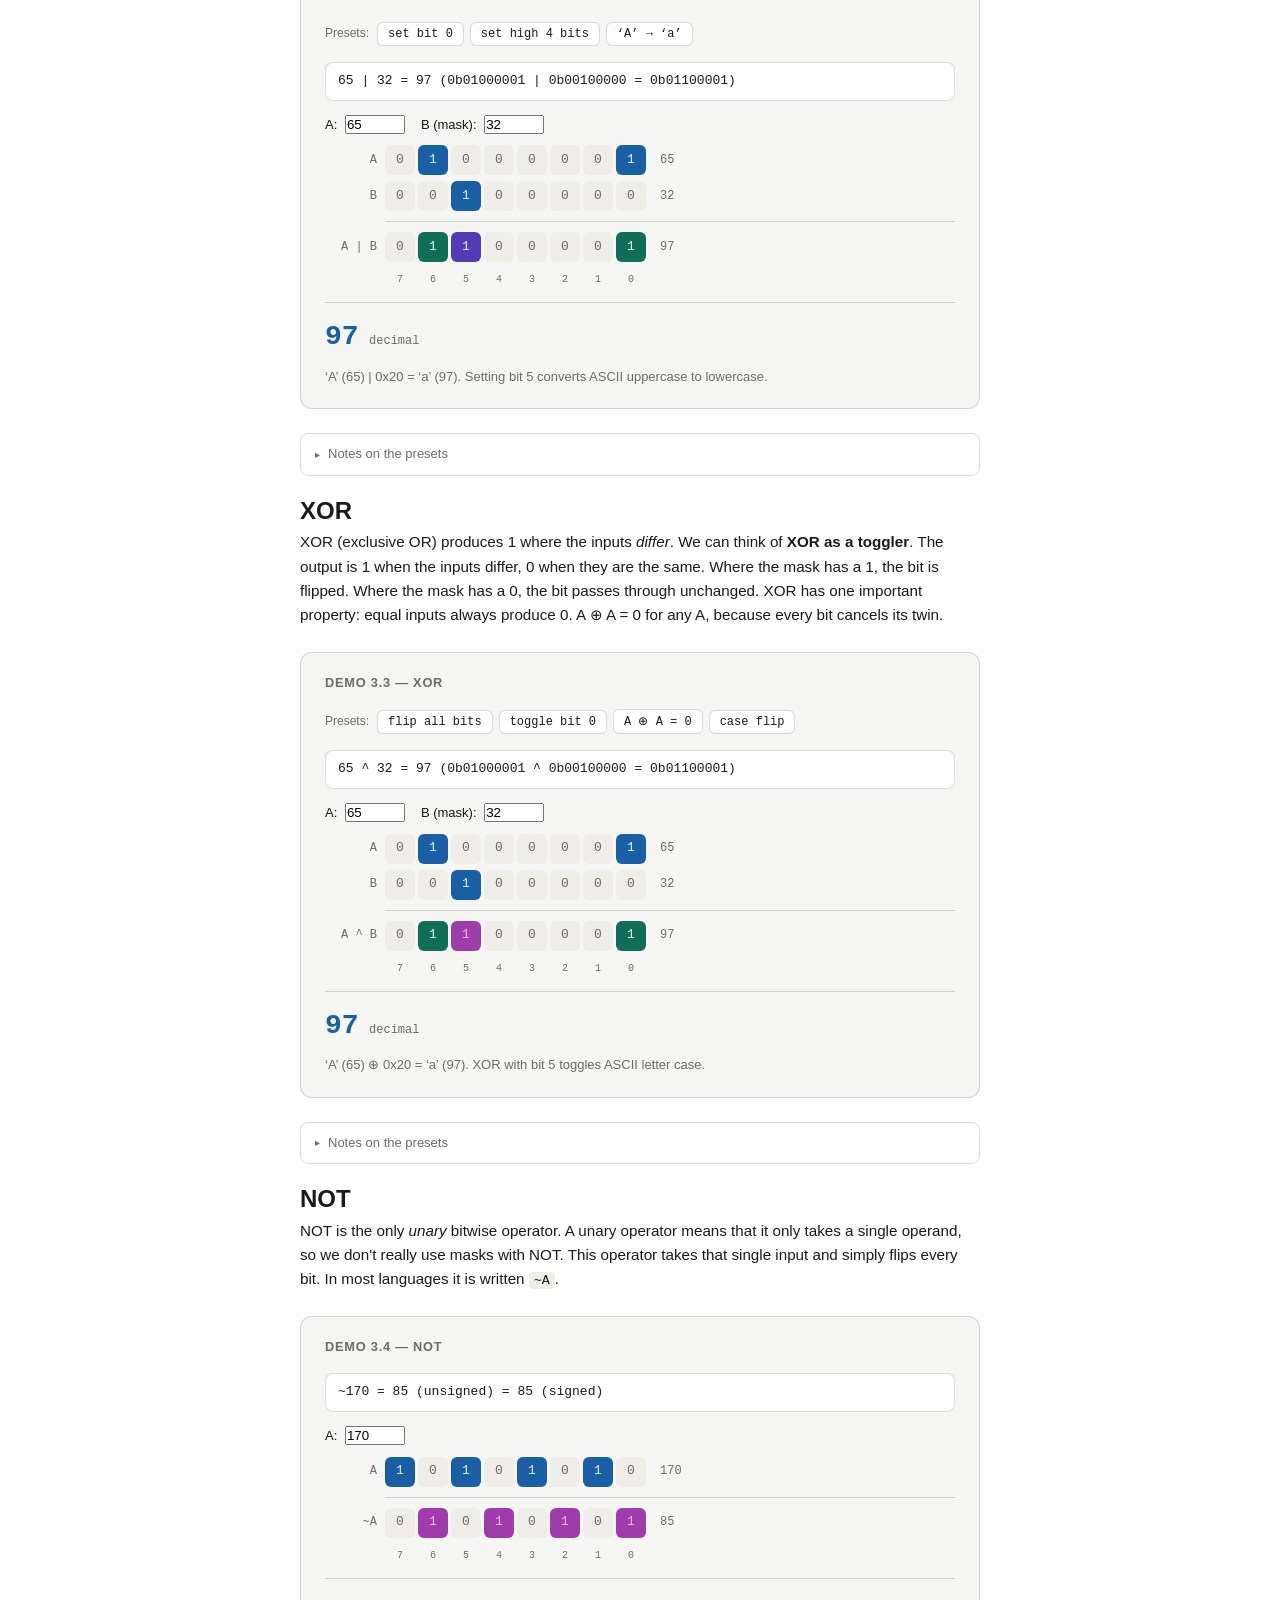
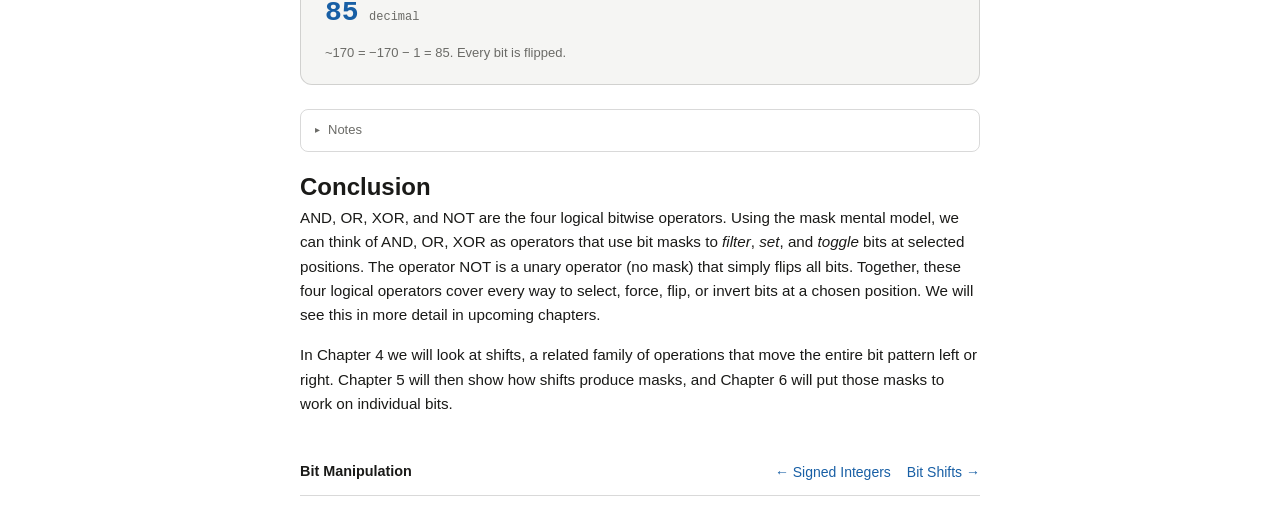
<file: chapters/03-operators.html>
<!DOCTYPE html>
<html lang="en">
<head>
  <meta charset="UTF-8">
  <meta name="viewport" content="width=device-width, initial-scale=1.0">
  <title>Bitwise Operators &mdash; Bit Manipulation</title>
  <link rel="stylesheet" href="../css/style.css">
  <script>
    const t = localStorage.getItem('theme');
    if (t) document.documentElement.dataset.theme = t;
  </script>
</head>
<body>

  <nav class="navbar">
    <a class="navbar-brand" href="../index.html">Bit Manipulation</a>
    <div class="navbar-nav">
      <a href="02-signed-integers.html">&larr; Signed Integers</a>
      <a href="04-shifts.html">Bit Shifts &rarr;</a>
      <button class="theme-toggle" id="theme-toggle" aria-label="Toggle dark/light mode" title="Toggle dark/light mode">
        <svg id="theme-icon" width="16" height="16" viewBox="0 0 24 24" fill="none" stroke="currentColor" stroke-width="2" stroke-linecap="round" stroke-linejoin="round"></svg>
      </button>
    </div>
  </nav>

  <div class="prose">

    <div class="page-header">
      <span class="chapter-label">Chapter 3</span>
      <h1>Bitwise Operators</h1>
    </div>

    <div class="chapter-goals">
      <span class="chapter-goals-label">Focus</span>
      In this chapter, we will develop our intuition for the four logical bitwise operators:
      AND, OR, XOR, and NOT.
      If we interpret one of the operands as a bit mask, AND filters bits, OR sets them, and XOR toggles them.
      The bitwise operator NOT is unary and simply flips all bits.
      We will visualize these behaviours on 8-bit values using interactive demos.
      By the end of the chapter, we will be able to recognize which operator to use 
      when selecting, forcing, toggling, or flipping bits.
    </div>

    <p>
      In Chapters 1 and 2 we learned how integers are encoded in binary.
      Now we will begin to look at operations that work directly on those bit patterns.
      Bitwise operators are applied <strong>position by position</strong>: each output bit
      depends only on the corresponding input bits at the same position. There is no
      dependence between positions. Operations like carry, borrowing, etc are not used. 
      This is what distinguishes bitwise operators from standard arithmetic operations like addition.
      There are four standard bitwise operators: AND, OR, XOR, and NOT.
    </p>

    <p>
      A useful mental model for bitwise operators like AND, OR, and XOR is to think of
      one operand as the <em>value</em> and the other as a <em>mask</em>.
      The mask determines which positions are affected and how.
      This will become more intuitive as we progress to Chapters 4 (bit shifts) and 6 (masks).
      In the demos below, we define bitwise operations between two operands <code>A</code> and <code>B</code>.
    </p>

    <h2>AND</h2>

    <p>
      AND produces 1 only where <em>both</em> inputs are 1. 
      We can think of AND as a <strong>filter</strong>.
      If we think of one operand as the value, and the other as a mask, then AND is simply a filter that blocks or allows bits.
      Wherever the mask has a 1, the value&rsquo;s bit passes through unchanged. 
      Wherever the mask has a 0, the output is forced to 0, and that bit is blocked.
      This makes AND useful for reading and testing bits: a mask with
      a single 1 can isolate that one bit from the rest.
    </p>

    <!-- ── Demo 3.1 ── -->
    <div class="demo-box">
      <div class="demo-title">Demo 3.1 &mdash; AND</div>

      <div class="preset-row">
        <span class="preset-label">Presets:</span>
        <button class="preset-btn" onclick="ch3AndPreset('low4')">low 4 bits</button>
        <button class="preset-btn" onclick="ch3AndPreset('high4')">high 4 bits</button>
        <button class="preset-btn" onclick="ch3AndPreset('even')">even check</button>
        <button class="preset-btn" onclick="ch3AndPreset('nn1')">n &amp; (n&minus;1)</button>
      </div>

      <div class="formula-bar" id="ch3-and-formula"></div>

      <div style="display:flex;gap:16px;align-items:center;margin-bottom:10px;flex-wrap:wrap">
        <label style="font-size:13px">A:
          <input type="number" id="ch3-and-a-num" min="0" max="255" style="width:60px;margin-left:4px"
                 oninput="ch3AndSetA(+this.value)">
        </label>
        <label style="font-size:13px">B (mask):
          <input type="number" id="ch3-and-b-num" min="0" max="255" style="width:60px;margin-left:4px"
                 oninput="ch3AndSetB(+this.value)">
        </label>
      </div>

      <div class="op-grid">
        <div class="op-row">
          <span class="op-label">A</span>
          <div class="bit-row" id="ch3-and-row-a"></div>
          <span class="op-value" id="ch3-and-val-a"></span>
        </div>
        <div class="op-row">
          <span class="op-label">B</span>
          <div class="bit-row" id="ch3-and-row-b"></div>
          <span class="op-value" id="ch3-and-val-b"></span>
        </div>
        <div class="op-divider"></div>
        <div class="op-row">
          <span class="op-label">A &amp; B</span>
          <div class="bit-row" id="ch3-and-row-result"></div>
          <span class="op-value" id="ch3-and-val-result"></span>
        </div>
      </div>

      <div class="bit-index-row" id="ch3-and-index-row" style="margin-left:60px"></div>

      <div class="result-box">
        <span class="result-value" id="ch3-and-result-value"></span>
        <span class="result-label">decimal</span>
        <div class="result-explain" id="ch3-and-result-explain"></div>
      </div>
    </div>

    <details class="collapsible">
      <summary>Notes on the presets</summary>
      <div class="collapsible-body">
        <p>
          The first two presets show AND as a range selector: a mask of <code>00001111</code>
          passes only the bottom four bits, while <code>11110000</code> passes only the top four.
          This is how a program extracts a field from a packed integer. We will see this later in Chapter 7.
        </p>
        <p>
          The <em>even check</em> preset uses the single-bit mask <code>00000001</code>:
          since only bit 0 determines parity, <code>A &amp; 1</code> returns 0 for even
          values and 1 for odd ones. All higher bits are powers of 2 greater than 1, so
          they contribute nothing to whether the total is even or odd.
        </p>
        <p>
          The <em>n &amp; (n&minus;1)</em> preset is a well-known trick in bit manipulation:
          subtracting 1 from any integer clears its lowest set bit and fills all lower positions with 1s, so
          applying AND on the two values erases exactly that bit. The result is zero if and only if
          <code>n</code> was a power of two.
        </p>
      </div>
    </details>

    <h2>OR</h2>

    <p>
      OR produces 1 wherever <em>either</em> input is 1. 

      We can think of <strong>OR as a setter</strong>.
      The output is 0 only when both inputs are 0.
      Where the mask has a 1, the output bit is forced to 1 regardless of the original bit value.
      Where the mask has a 0, the input bit passes through unchanged.
      This is the complement of AND&rsquo;s filter role.
      Instead of clearing bits, OR sets them.
    </p>

    <!-- ── Demo 3.2 ── -->
    <div class="demo-box">
      <div class="demo-title">Demo 3.2 &mdash; OR</div>

      <div class="preset-row">
        <span class="preset-label">Presets:</span>
        <button class="preset-btn" onclick="ch3OrPreset('setbit0')">set bit 0</button>
        <button class="preset-btn" onclick="ch3OrPreset('highnibble')">set high 4 bits</button>
        <button class="preset-btn" onclick="ch3OrPreset('lowercase')">&lsquo;A&rsquo; &rarr; &lsquo;a&rsquo;</button>
      </div>

      <div class="formula-bar" id="ch3-or-formula"></div>

      <div style="display:flex;gap:16px;align-items:center;margin-bottom:10px;flex-wrap:wrap">
        <label style="font-size:13px">A:
          <input type="number" id="ch3-or-a-num" min="0" max="255" style="width:60px;margin-left:4px"
                 oninput="ch3OrSetA(+this.value)">
        </label>
        <label style="font-size:13px">B (mask):
          <input type="number" id="ch3-or-b-num" min="0" max="255" style="width:60px;margin-left:4px"
                 oninput="ch3OrSetB(+this.value)">
        </label>
      </div>

      <div class="op-grid">
        <div class="op-row">
          <span class="op-label">A</span>
          <div class="bit-row" id="ch3-or-row-a"></div>
          <span class="op-value" id="ch3-or-val-a"></span>
        </div>
        <div class="op-row">
          <span class="op-label">B</span>
          <div class="bit-row" id="ch3-or-row-b"></div>
          <span class="op-value" id="ch3-or-val-b"></span>
        </div>
        <div class="op-divider"></div>
        <div class="op-row">
          <span class="op-label">A | B</span>
          <div class="bit-row" id="ch3-or-row-result"></div>
          <span class="op-value" id="ch3-or-val-result"></span>
        </div>
      </div>

      <div class="bit-index-row" id="ch3-or-index-row" style="margin-left:60px"></div>

      <div class="result-box">
        <span class="result-value" id="ch3-or-result-value"></span>
        <span class="result-label">decimal</span>
        <div class="result-explain" id="ch3-or-result-explain"></div>
      </div>
    </div>

    <details class="collapsible">
      <summary>Notes on the presets</summary>
      <div class="collapsible-body">
        <p>
          The <em>set high 4 bits</em> preset uses OR to activate the top four bit positions
          while leaving the bottom four unchanged. This is a common way to force a group of
          bits to be on without disturbing the rest.
        </p>
        <p>
          The <em>&lsquo;A&rsquo; &rarr; &lsquo;a&rsquo;</em> preset illustrates that binary
          sequences can encode more than integers &mdash; characters, colours, flags, and more.
          Computers store characters as binary
          representations, and in the ASCII encoding, every uppercase letter differs from its
          lowercase counterpart by exactly one bit (bit 5). OR with <code>0x20</code> sets
          that bit, converting any uppercase letter to lowercase in a single trivial operation.
        </p>
        <p>
          Another aside: <code>0x20</code> is 32 in decimal, or <code>00100000</code> in binary,
          which is bit 5, and nothing else.
          The <a href="https://en.wikipedia.org/wiki/ASCII" target="_blank" rel="noopener noreferrer">ASCII</a> table was designed so that every uppercase letter and its lowercase counterpart
          differ by exactly 32. <code>'A'</code> is 65 (<code>01000001</code>) and <code>'a'</code> is 97 (<code>01100001</code>).
          The only difference is bit 5.
          This holds for the entire alphabet: 'B'/'b', 'Z'/'z', etc.
          It was a deliberate choice by the ASCII committee in the 1960s so that case conversion could be done with a
          single bitwise operation rather than a lookup table.
        </p>
      </div>
    </details>

    <h2>XOR</h2>

    <p>
      XOR (exclusive OR) produces 1 where the inputs <em>differ</em>.
      We can think of <strong>XOR as a toggler</strong>.
      The output is 1 when the inputs differ, 0 when they are the same.
      Where the mask has a 1, the bit is flipped. Where the mask has a 0, the bit passes through unchanged. 
      XOR has one important property: equal inputs always produce 0.
      A &oplus; A = 0 for any A, because every bit cancels its twin.
    </p>

    <!-- ── Demo 3.3 ── -->
    <div class="demo-box">
      <div class="demo-title">Demo 3.3 &mdash; XOR</div>

      <div class="preset-row">
        <span class="preset-label">Presets:</span>
        <button class="preset-btn" onclick="ch3XorPreset('flipall')">flip all bits</button>
        <button class="preset-btn" onclick="ch3XorPreset('togglebit0')">toggle bit 0</button>
        <button class="preset-btn" onclick="ch3XorPreset('cancel')">A &oplus; A = 0</button>
        <button class="preset-btn" onclick="ch3XorPreset('caseflip')">case flip</button>
      </div>

      <div class="formula-bar" id="ch3-xor-formula"></div>

      <div style="display:flex;gap:16px;align-items:center;margin-bottom:10px;flex-wrap:wrap">
        <label style="font-size:13px">A:
          <input type="number" id="ch3-xor-a-num" min="0" max="255" style="width:60px;margin-left:4px"
                 oninput="ch3XorSetA(+this.value)">
        </label>
        <label style="font-size:13px">B (mask):
          <input type="number" id="ch3-xor-b-num" min="0" max="255" style="width:60px;margin-left:4px"
                 oninput="ch3XorSetB(+this.value)">
        </label>
      </div>

      <div class="op-grid">
        <div class="op-row">
          <span class="op-label">A</span>
          <div class="bit-row" id="ch3-xor-row-a"></div>
          <span class="op-value" id="ch3-xor-val-a"></span>
        </div>
        <div class="op-row">
          <span class="op-label">B</span>
          <div class="bit-row" id="ch3-xor-row-b"></div>
          <span class="op-value" id="ch3-xor-val-b"></span>
        </div>
        <div class="op-divider"></div>
        <div class="op-row">
          <span class="op-label">A ^ B</span>
          <div class="bit-row" id="ch3-xor-row-result"></div>
          <span class="op-value" id="ch3-xor-val-result"></span>
        </div>
      </div>

      <div class="bit-index-row" id="ch3-xor-index-row" style="margin-left:60px"></div>

      <div class="result-box">
        <span class="result-value" id="ch3-xor-result-value"></span>
        <span class="result-label">decimal</span>
        <div class="result-explain" id="ch3-xor-result-explain"></div>
      </div>
    </div>

    <details class="collapsible">
      <summary>Notes on the presets</summary>
      <div class="collapsible-body">
        <p>
          The <em>flip all bits</em> preset sets the mask to <code>11111111</code>, which
          flips every position in A. The result is identical to NOT, but achieved with
          a binary operator rather than a unary one.
        </p>
        <p>
          The <em>toggle bit 0</em> preset flips only position 0, switching a number between
          even and odd.
        </p>
        <p>
          The <em>A &oplus; A = 0</em> preset demonstrates one of XOR&rsquo;s defining
          identities: when both operands are the same value, every bit cancels its twin and
          the result is always zero. This appears often in low-level code when a value needs
          to be zeroed quickly.
        </p>
        <p>
          The <em>case flip</em> preset revisits the ASCII encoding from the OR demo: where
          OR with <code>0x20</code> could only convert uppercase to lowercase, XOR with
          <code>0x20</code> goes in either direction. It toggles bit 5, so uppercase
          becomes lowercase and lowercase becomes uppercase in a single-bit operation.
        </p>
      </div>
    </details>

    <h2>NOT</h2>

    <p>
      NOT is the only <em>unary</em> bitwise operator. 
      A unary operator means that it only takes a single operand, so we don't really use
      masks with NOT.
      This operator takes that single input and simply flips every bit.
      In most languages it is written <code>~A</code>.
    </p>

    <!-- ── Demo 3.4 ── -->
    <div class="demo-box">
      <div class="demo-title">Demo 3.4 &mdash; NOT</div>

      <div class="formula-bar" id="ch3-not-formula"></div>

      <div style="display:flex;gap:16px;align-items:center;margin-bottom:10px;flex-wrap:wrap">
        <label style="font-size:13px">A:
          <input type="number" id="ch3-not-a-num" min="0" max="255" style="width:60px;margin-left:4px"
                 oninput="ch3NotSetA(+this.value)">
        </label>
      </div>

      <div class="op-grid">
        <div class="op-row">
          <span class="op-label">A</span>
          <div class="bit-row" id="ch3-not-row-a"></div>
          <span class="op-value" id="ch3-not-val-a"></span>
        </div>
        <div class="op-divider"></div>
        <div class="op-row">
          <span class="op-label">~A</span>
          <div class="bit-row" id="ch3-not-row-result"></div>
          <span class="op-value" id="ch3-not-val-result"></span>
        </div>
      </div>

      <div class="bit-index-row" id="ch3-not-index-row" style="margin-left:60px"></div>

      <div class="result-box">
        <span class="result-value" id="ch3-not-result-value"></span>
        <span class="result-label">decimal</span>
        <div class="result-explain" id="ch3-not-result-explain"></div>
      </div>
    </div>

    <details class="collapsible">
      <summary>Notes</summary>
      <div class="collapsible-body">
        <p>
          The bitwise operator NOT has the arithmetic identity <code>~A = &minus;A &minus; 1</code>.
          Since every bit in A is the complement of the corresponding bit in ~A, we can see that
          <code>A + ~A</code> always produces all-ones &mdash; each position contributes exactly one 1 with no carry.
          In two&rsquo;s complement, all-ones equals &minus;1, so <code>A + ~A = &minus;1</code>, which gives
          <code>~A = &minus;A &minus; 1</code>.
          We can relate this to the <em>flip-and-add-1</em> operation used to find the negative of any number (see the demo in Chapter 2).
        </p>
      </div>
    </details>

    <h2>Conclusion</h2>
    <p>
      AND, OR, XOR, and NOT are the four logical bitwise operators.
      Using the mask mental model, we can think of AND, OR, XOR as operators that use
      bit masks to <em>filter</em>, <em>set</em>, and <em>toggle</em> bits at selected positions.
      The operator NOT is a unary operator (no mask) that simply flips all bits.
      Together, these four logical operators cover
      every way to select, force, flip, or invert bits at a chosen position.
      We will see this in more detail in upcoming chapters.
    </p>
    <p>
      In Chapter 4 we will look at shifts, a related family of operations that move
      the entire bit pattern left or right. Chapter 5 will then show how shifts
      produce masks, and Chapter 6 will put those masks to work on individual bits.
    </p>

  </div>

  <nav class="navbar" style="margin-top:2rem;margin-bottom:0">
    <a class="navbar-brand" href="../index.html">Bit Manipulation</a>
    <div class="navbar-nav">
      <a href="02-signed-integers.html">&larr; Signed Integers</a>
      <a href="04-shifts.html">Bit Shifts &rarr;</a>
    </div>
  </nav>

  <script src="../js/bits.js"></script>
  <script src="../js/demos/ch03-operators.js"></script>
  <script>
    const MOON = '<circle cx="12" cy="12" r="5"/><line x1="12" y1="1" x2="12" y2="3"/><line x1="12" y1="21" x2="12" y2="23"/><line x1="4.22" y1="4.22" x2="5.64" y2="5.64"/><line x1="18.36" y1="18.36" x2="19.78" y2="19.78"/><line x1="1" y1="12" x2="3" y2="12"/><line x1="21" y1="12" x2="23" y2="12"/><line x1="4.22" y1="19.78" x2="5.64" y2="18.36"/><line x1="18.36" y1="5.64" x2="19.78" y2="4.22"/>';
    const SUN  = '<path d="M21 12.79A9 9 0 1 1 11.21 3 7 7 0 0 0 21 12.79z"/>';

    function isDark() {
      const t = document.documentElement.dataset.theme;
      if (t === 'dark') return true;
      if (t === 'light') return false;
      return window.matchMedia('(prefers-color-scheme: dark)').matches;
    }

    function updateIcon() {
      document.getElementById('theme-icon').innerHTML = isDark() ? MOON : SUN;
    }

    document.getElementById('theme-toggle').addEventListener('click', () => {
      const next = isDark() ? 'light' : 'dark';
      document.documentElement.dataset.theme = next;
      localStorage.setItem('theme', next);
      updateIcon();
    });

    updateIcon();
  </script>

</body>
</html>
</file>
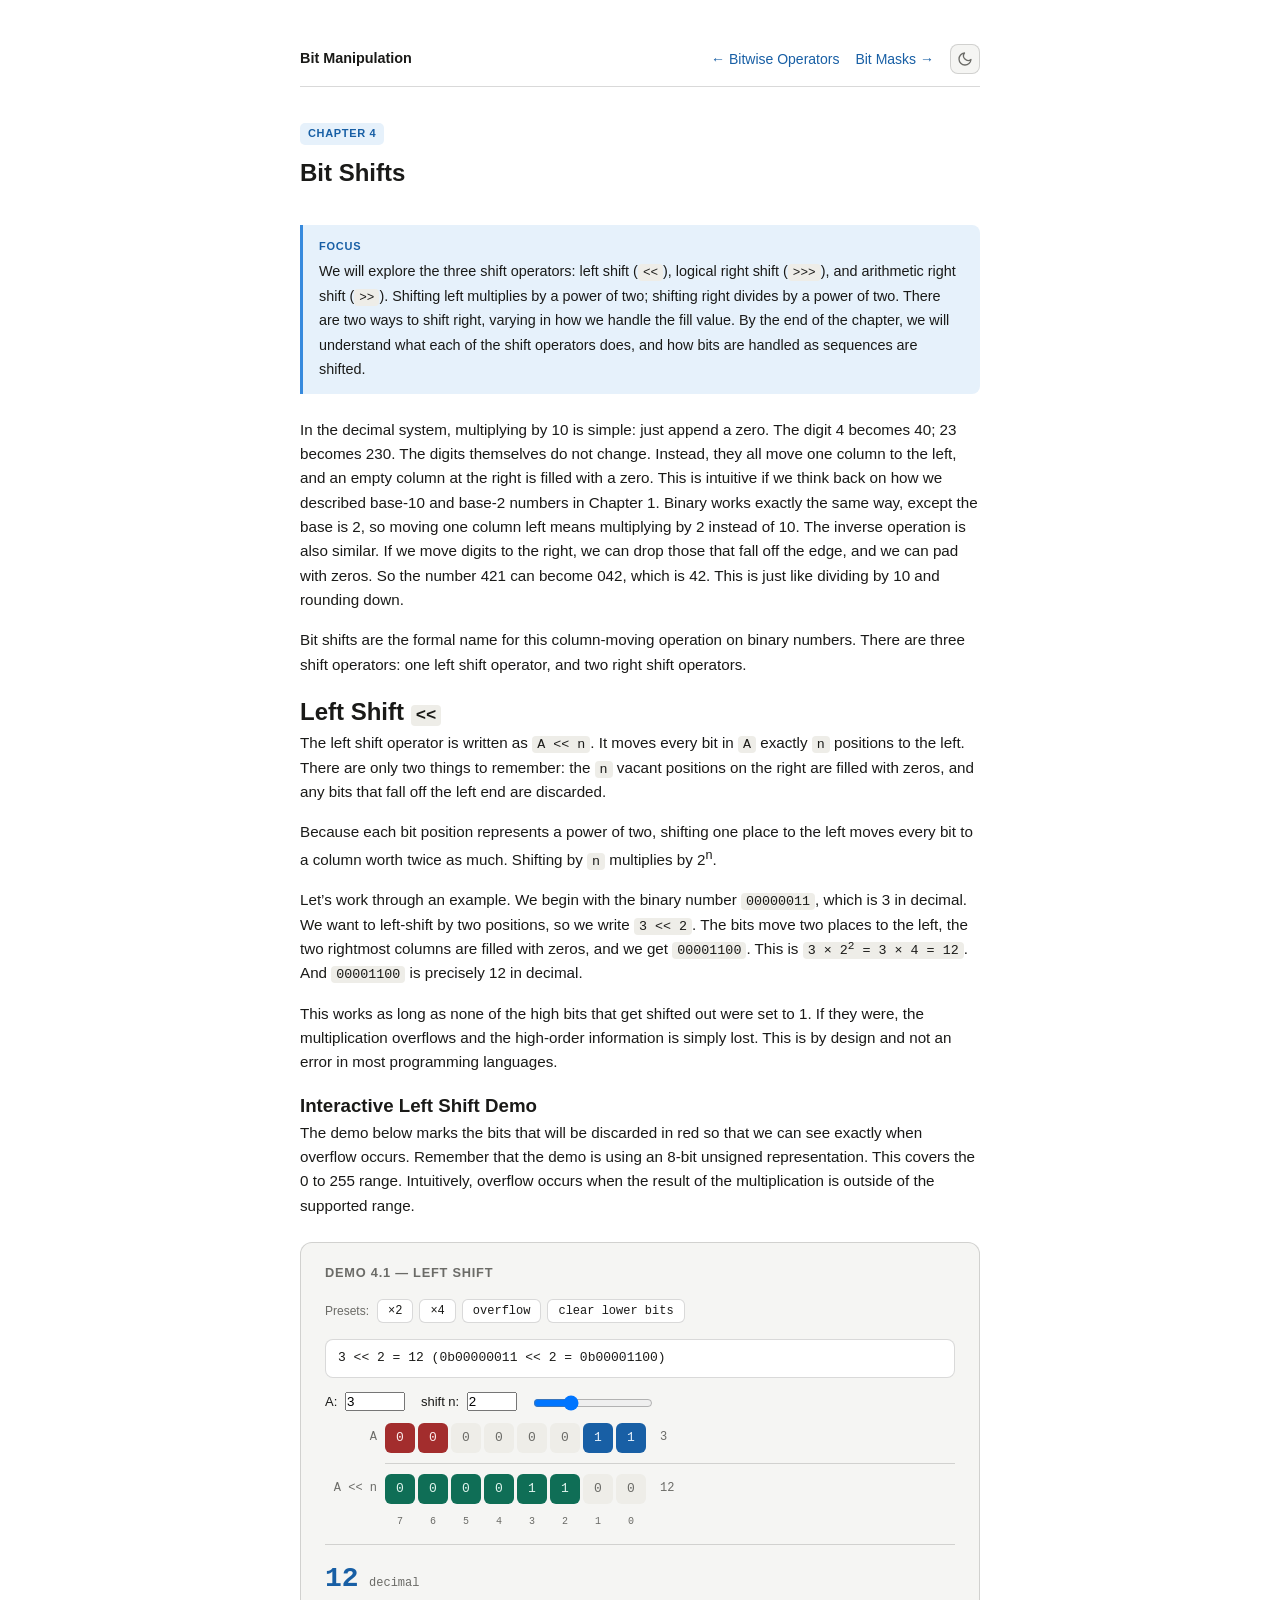
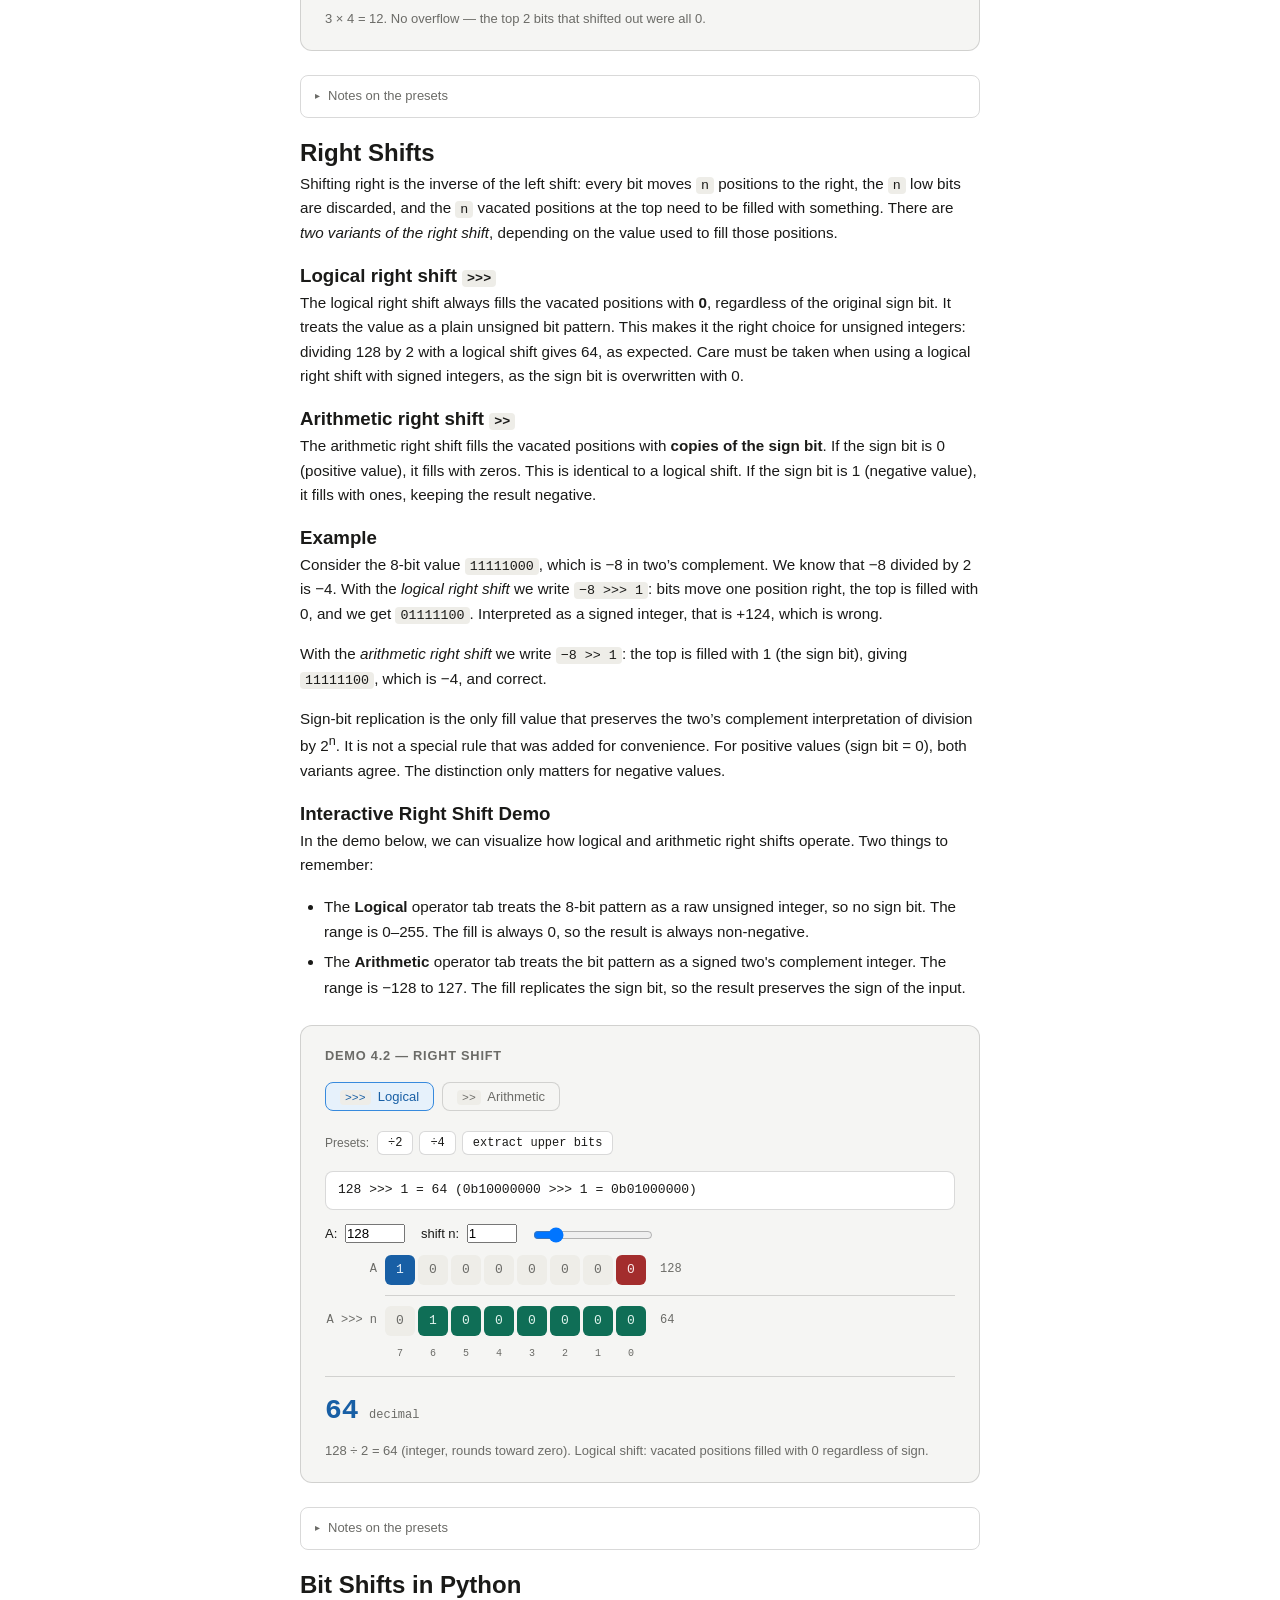
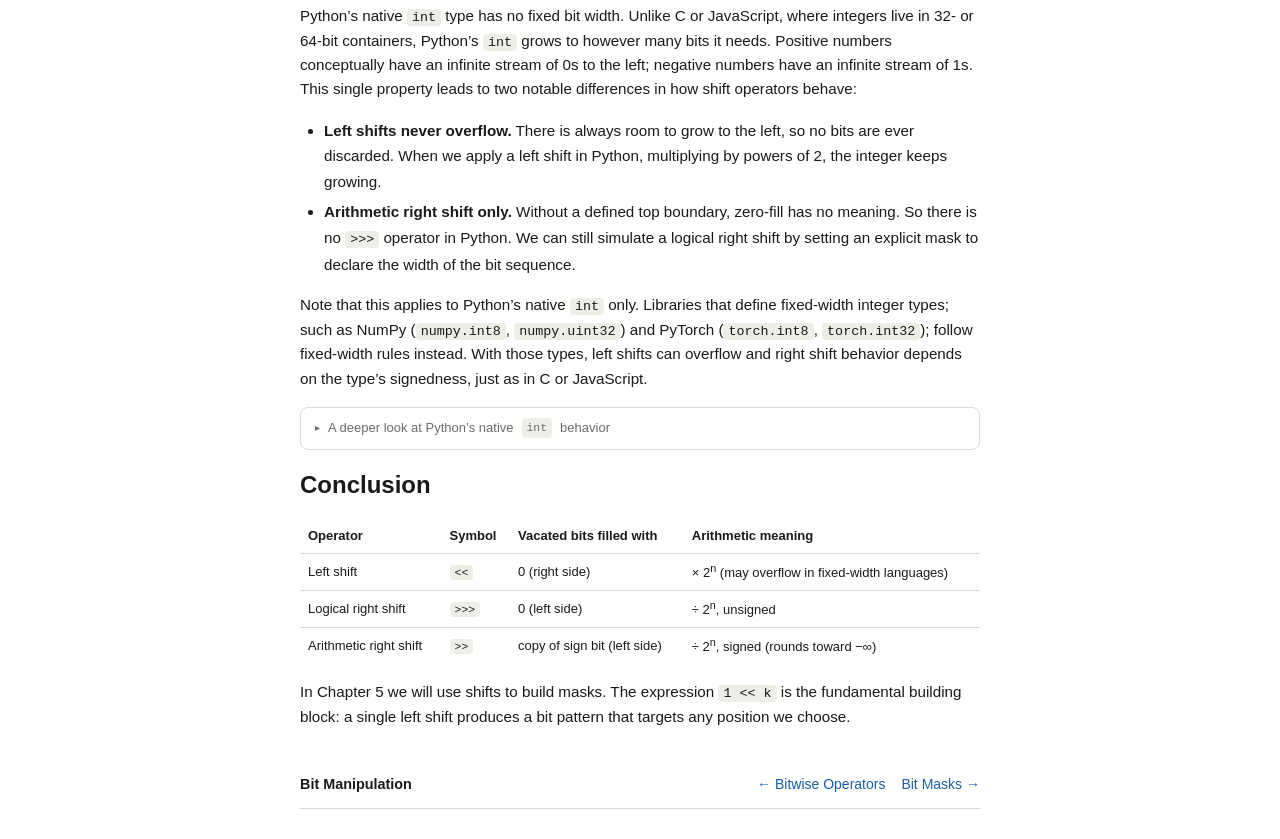
<file: chapters/04-shifts.html>
<!DOCTYPE html>
<html lang="en">
<head>
  <meta charset="UTF-8">
  <meta name="viewport" content="width=device-width, initial-scale=1.0">
  <title>Bit Shifts &mdash; Bit Manipulation</title>
  <link rel="stylesheet" href="../css/style.css">
  <script>
    const t = localStorage.getItem('theme');
    if (t) document.documentElement.dataset.theme = t;
  </script>
</head>
<body>

  <nav class="navbar">
    <a class="navbar-brand" href="../index.html">Bit Manipulation</a>
    <div class="navbar-nav">
      <a href="03-operators.html">&larr; Bitwise Operators</a>
      <a href="05-bit-masks.html">Bit Masks &rarr;</a>
      <button class="theme-toggle" id="theme-toggle" aria-label="Toggle dark/light mode" title="Toggle dark/light mode">
        <svg id="theme-icon" width="16" height="16" viewBox="0 0 24 24" fill="none" stroke="currentColor" stroke-width="2" stroke-linecap="round" stroke-linejoin="round"></svg>
      </button>
    </div>
  </nav>

  <div class="prose">

    <div class="page-header">
      <span class="chapter-label">Chapter 4</span>
      <h1>Bit Shifts</h1>
    </div>

    <div class="chapter-goals">
      <span class="chapter-goals-label">Focus</span>
      We will explore the three shift operators: left shift (<code>&lt;&lt;</code>),
      logical right shift (<code>&gt;&gt;&gt;</code>), and arithmetic right shift (<code>&gt;&gt;</code>).
      Shifting left multiplies by a power of two; shifting right divides by a power of two. There are
      two ways to shift right, varying in how we handle the fill value.
      By the end of the chapter, we will understand what each of the shift operators does,
      and how bits are handled as sequences are shifted.
    </div>

    <p>
      In the decimal system, multiplying by 10 is simple: just append a zero.
      The digit 4 becomes 40; 23 becomes 230. The digits themselves do not change.
      Instead, they all move one column to the left, and an empty column at the right is filled with a zero.
      This is intuitive if we think back on how we described base-10 and base-2 numbers in Chapter 1.
      Binary works exactly the same way, except the base is 2, so moving one column left
      means multiplying by 2 instead of 10.
      The inverse operation is also similar. If we move digits to the right, we can drop those that fall off the edge,
      and we can pad with zeros. So the number 421 can become 042, which is 42. This is just like dividing by 10 and rounding down.
    </p>
    <p>
      Bit shifts are the formal name for this column-moving operation on binary numbers.
      There are three shift operators: one left shift operator, and two right shift operators.
    </p>

    <h2>Left Shift <code>&lt;&lt;</code></h2>

    <p>
      The left shift operator is written as <code>A &lt;&lt; n</code>.
      It moves every bit in <code>A</code> exactly <code>n</code> positions to the left.
      There are only two things to remember: the <code>n</code> vacant positions on the right
      are filled with zeros, and any bits that fall off the left end are discarded.
    </p>
    <p>
      Because each bit position represents a power of two, shifting one place to the left
      moves every bit to a column worth twice as much. Shifting by <code>n</code>
      multiplies by 2<sup>n</sup>.
    </p>
    <p>
      Let&rsquo;s work through an example.
      We begin with the binary number <code>00000011</code>, which is 3 in decimal.
      We want to left-shift by two positions, so we write <code>3 &lt;&lt; 2</code>.
      The bits move two places to the left, the two rightmost columns are filled with zeros,
      and we get <code>00001100</code>.
      This is <code>3 &times; 2<sup>2</sup> = 3 &times; 4 = 12</code>.
      And <code>00001100</code> is precisely 12 in decimal.
    </p>
    <p>
      This works as long as none of the high bits that get shifted out were set to 1.
      If they were, the multiplication overflows and the high-order information is simply lost.
      This is by design and not an error in most programming languages.
    </p>

    <h3>Interactive Left Shift Demo</h3>
    <p>
      The demo below marks the bits that will be discarded in red so that we can see exactly when overflow occurs.
      Remember that the demo is using an 8-bit unsigned representation. This covers the 0 to 255 range.
      Intuitively, overflow occurs when the result of the multiplication is outside of the supported range.
    </p>

    <!-- ── Demo 4.1 ── -->
    <div class="demo-box">
      <div class="demo-title">Demo 4.1 &mdash; Left Shift</div>

      <div class="preset-row">
        <span class="preset-label">Presets:</span>
        <button class="preset-btn" onclick="ch4LPreset('x2')">&#215;2</button>
        <button class="preset-btn" onclick="ch4LPreset('x4')">&#215;4</button>
        <button class="preset-btn" onclick="ch4LPreset('overflow')">overflow</button>
        <button class="preset-btn" onclick="ch4LPreset('clearlowerbits')">clear lower bits</button>
      </div>

      <div class="formula-bar" id="ch4l-formula"></div>

      <div style="display:flex;gap:16px;align-items:center;margin-bottom:10px;flex-wrap:wrap">
        <label style="font-size:13px">A:
          <input type="number" id="ch4l-a-num" min="0" max="255" style="width:60px;margin-left:4px"
                 oninput="ch4LSetVal(+this.value)">
        </label>
        <label style="font-size:13px">shift n:
          <input type="number" id="ch4l-shift-num" min="0" max="7" style="width:50px;margin-left:4px"
                 oninput="ch4LSetShift(+this.value)">
        </label>
        <input type="range" id="ch4l-shift-slider" min="0" max="7" style="width:120px"
               oninput="ch4LSliderInput(+this.value)">
      </div>

      <div class="op-grid">
        <div class="op-row">
          <span class="op-label">A</span>
          <div class="bit-row" id="ch4l-a-row"></div>
          <span class="op-value" id="ch4l-a-val"></span>
        </div>
        <div class="op-divider"></div>
        <div class="op-row">
          <span class="op-label">A &lt;&lt; n</span>
          <div class="bit-row" id="ch4l-result-row"></div>
          <span class="op-value" id="ch4l-result-val-label"></span>
        </div>
      </div>

      <div class="bit-index-row" id="ch4l-index-row" style="margin-left:60px"></div>

      <div class="result-box">
        <span class="result-value" id="ch4l-result-value"></span>
        <span class="result-label">decimal</span>
        <div class="result-explain" id="ch4l-result-explain"></div>
      </div>
    </div>

    <details class="collapsible">
      <summary>Notes on the presets</summary>
      <div class="collapsible-body">
        <p>
          The <em>&#215;2</em> and <em>&#215;4</em> presets illustrate the multiplication directly.
          The &#215;4 preset uses A&nbsp;=&nbsp;3 and n&nbsp;=&nbsp;2,
          matching the example we worked through together above.
          The bit row shows those two positions moving left and two zeros filling in on the right.
        </p>
        <p>
          The <em>overflow</em> preset (200&nbsp;&lt;&lt;&nbsp;2) shows what happens when
          significant bits reach the edge and fall off. The mathematical result would be 800,
          but the 8-bit value truncates to 32. The discarded bits are highlighted in red
          so that we can see which information is lost.
        </p>
        <p>
          The <em>clear lower bits</em> preset (183&nbsp;&lt;&lt;&nbsp;4) shows how
          left-shifts can be used to clear bit positions.
          In the example, the bottom 4 positions are filled with zeros.
          The upper bits move left and any that fall off are discarded.
        </p>
      </div>
    </details>

    <h2>Right Shifts</h2>

    <p>
      Shifting right is the inverse of the left shift: every bit moves <code>n</code> positions to the right,
      the <code>n</code> low bits are discarded, and the <code>n</code> vacated positions
      at the top need to be filled with something.
      There are <em>two variants of the right shift</em>, depending on the value used to fill those positions.
    </p>

    <h3>Logical right shift <code>&gt;&gt;&gt;</code></h3>

    <p>
      The logical right shift always fills the vacated positions with <strong>0</strong>,
      regardless of the original sign bit. It treats the value as a plain unsigned bit pattern.
      This makes it the right choice for unsigned integers: dividing 128 by 2 with a logical
      shift gives 64, as expected. Care must be taken when using a logical right shift with signed integers,
      as the sign bit is overwritten with 0.
    </p>

    <h3>Arithmetic right shift <code>&gt;&gt;</code></h3>

    <p>
      The arithmetic right shift fills the vacated positions with <strong>copies of the sign bit</strong>.
      If the sign bit is 0 (positive value), it fills with zeros. This is identical to a logical shift.
      If the sign bit is 1 (negative value), it fills with ones, keeping the result negative.
    </p>

    <h3>Example</h3>
    <p>
      Consider the 8-bit value <code>11111000</code>, which is &minus;8 in two&rsquo;s complement.
      We know that &minus;8 divided by 2 is &minus;4.
      With the <em>logical right shift</em> we write <code>&minus;8 &gt;&gt;&gt; 1</code>:
      bits move one position right, the top is filled with 0, and we get <code>01111100</code>.
      Interpreted as a signed integer, that is +124, which is wrong.
    </p>
    <p>
      With the <em>arithmetic right shift</em> we write <code>&minus;8 &gt;&gt; 1</code>:
      the top is filled with 1 (the sign bit), giving <code>11111100</code>, which is &minus;4, and correct.
    </p>
    <p>
      Sign-bit replication is the only fill value that preserves the two&rsquo;s complement interpretation of division by 2<sup>n</sup>.
      It is not a special rule that was added for convenience.
      For positive values (sign bit = 0), both variants agree. The distinction only matters for negative values.
    </p>

    <h3>Interactive Right Shift Demo</h3>

    <p>
      In the demo below, we can visualize how logical and arithmetic right shifts operate.
      Two things to remember:
    </p>
    <ul>
      <li>The <strong>Logical</strong> operator tab treats the 8-bit pattern as a raw unsigned integer, so no sign bit.
      The range is 0&ndash;255. The fill is always 0, so the result is always non-negative.</li>
      <li>The <strong>Arithmetic</strong> operator tab treats the bit pattern as a signed two's complement integer.
      The range is &minus;128 to 127. The fill replicates the sign bit, so the result preserves the sign of the input.</li>
    </ul>


    <!-- ── Demo 4.2 ── -->
    <div class="demo-box">
      <div class="demo-title">Demo 4.2 &mdash; Right Shift</div>

      <div class="tab-row">
        <button class="tab ch4r-tab active" data-mode="lsr" onclick="ch4RSetMode('lsr')"><code>&gt;&gt;&gt;</code>&nbsp; Logical</button>
        <button class="tab ch4r-tab"        data-mode="asr" onclick="ch4RSetMode('asr')"><code>&gt;&gt;</code>&nbsp; Arithmetic</button>
      </div>

      <div class="preset-row" id="ch4r-preset-row-lsr">
        <span class="preset-label">Presets:</span>
        <button class="preset-btn" onclick="ch4RPreset('div2')">&#247;2</button>
        <button class="preset-btn" onclick="ch4RPreset('div4')">&#247;4</button>
        <button class="preset-btn" onclick="ch4RPreset('extractupper')">extract upper bits</button>
      </div>
      <div class="preset-row" id="ch4r-preset-row-asr" style="display:none">
        <span class="preset-label">Presets:</span>
        <button class="preset-btn" onclick="ch4RPreset('signeddiv2')">signed &#247;2</button>
        <button class="preset-btn" onclick="ch4RPreset('allones')">all ones (&minus;1)</button>
        <button class="preset-btn" onclick="ch4RPreset('positive')">positive</button>
        <button class="preset-btn" onclick="ch4RPreset('min')">min (&minus;128)</button>
      </div>

      <div class="formula-bar" id="ch4r-formula"></div>

      <div style="display:flex;gap:16px;align-items:center;margin-bottom:10px;flex-wrap:wrap">
        <label style="font-size:13px">A:
          <input type="number" id="ch4r-a-num" min="0" max="255" style="width:60px;margin-left:4px"
                 oninput="ch4RSetVal(+this.value)">
        </label>
        <label style="font-size:13px">shift n:
          <input type="number" id="ch4r-shift-num" min="0" max="7" style="width:50px;margin-left:4px"
                 oninput="ch4RSetShift(+this.value)">
        </label>
        <input type="range" id="ch4r-shift-slider" min="0" max="7" style="width:120px"
               oninput="ch4RSliderInput(+this.value)">
      </div>

      <div class="op-grid">
        <div class="op-row">
          <span class="op-label">A</span>
          <div class="bit-row" id="ch4r-a-row"></div>
          <span class="op-value" id="ch4r-a-val"></span>
        </div>
        <div class="op-divider"></div>
        <div class="op-row">
          <span class="op-label" id="ch4r-result-label">A &gt;&gt;&gt; n</span>
          <div class="bit-row" id="ch4r-result-row"></div>
          <span class="op-value" id="ch4r-result-val-label"></span>
        </div>
      </div>

      <div class="bit-index-row" id="ch4r-index-row" style="margin-left:60px"></div>

      <div class="result-box">
        <span class="result-value" id="ch4r-result-value"></span>
        <span class="result-label">decimal</span>
        <div class="result-explain" id="ch4r-result-explain"></div>
      </div>
    </div>

    <details class="collapsible">
      <summary>Notes on the presets</summary>
      <div class="collapsible-body">
        <p><strong>Logical Right Shift Presets</strong></p>
        <p>
          The <em>&#247;2</em> and <em>&#247;4</em> logical-shift presets illustrate straightforward
          integer division. The values are chosen so no sign bit is involved.
          Try swapping between the logical and arithmetic shift tabs with these presets.
          These are clean cases where both shifts agree.
        </p>
        <p>
          The <em>extract upper bits</em> preset (0b11110000&nbsp;&gt;&gt;&gt;&nbsp;4) moves the
          four upper bits down to positions 0&ndash;3 and fills the top with zeros. This is a common
          technique for reading a packed field from the upper portion of a byte, which we will cover later in this tutorial.
        </p>
        <p><strong>Arithmetic Right Shift Presets</strong></p>
        <p>
          The <em>signed &divide;2</em> preset (A&nbsp;=&nbsp;&minus;64, n&nbsp;=&nbsp;1) shows
          arithmetic right shift performing correct signed division: &minus;64 &divide; 2 = &minus;32.
          The sign bit is 1, so the vacated top position is filled with 1, keeping the result negative.
          Compare this with the logical tab on the same bit pattern (which reads as 192 unsigned)
          to see how the fill choice determines whether the result is meaningful as signed division.
        </p>
        <p>
          The <em>all ones (&minus;1)</em> arithmetic-shift preset (A&nbsp;=&minus;1, n&nbsp;=&nbsp;3)
          demonstrates that shifting &minus;1 right by any amount always returns &minus;1. Every
          vacated position is filled with the sign bit (1), so the all-ones pattern is preserved.
          This is aligned with the floor-division interpretation of arithmetic right shift.
          We can divide a negative integer by increasingly large powers of 2, but we always round down
          to &minus;1.
        </p>
        <p>
          The <em>positive</em> preset (A&nbsp;=&nbsp;64, n&nbsp;=&nbsp;2) confirms that when the
          sign bit is 0, both shifts produce the same result. Switch between tabs to verify.
        </p>
        <p>
          The <em>min (&minus;128)</em> preset shows the most-negative 8-bit value halved to &minus;64.
          The sign fill is clearly visible: the vacated top bit is filled with red, matching the
          original sign bit.
        </p>
      </div>
    </details>

    <h2>Bit Shifts in Python</h2>

    <p>
      Python&rsquo;s native <code>int</code> type has no fixed bit width. Unlike C or JavaScript,
      where integers live in 32- or 64-bit containers, Python&rsquo;s <code>int</code> grows to
      however many bits it needs. Positive numbers conceptually have an infinite stream of 0s to
      the left; negative numbers have an infinite stream of 1s. This single property leads to two
      notable differences in how shift operators behave:
    </p>
    <ul>
      <li><strong>Left shifts never overflow.</strong> There is always room to grow to the left,
        so no bits are ever discarded. When we apply a left shift in Python, multiplying by powers of 2,
        the integer keeps growing.</li>
      <li><strong>Arithmetic right shift only.</strong> Without a defined top boundary, zero-fill
        has no meaning. So there is no <code>&gt;&gt;&gt;</code> operator in Python. We can still simulate
        a logical right shift by setting an explicit mask to declare the width of the bit sequence.</li>
    </ul>
    <p>
      Note that this applies to Python&rsquo;s native <code>int</code> only. Libraries that define
      fixed-width integer types; such as NumPy (<code>numpy.int8</code>, <code>numpy.uint32</code>)
      and PyTorch (<code>torch.int8</code>, <code>torch.int32</code>); follow fixed-width
      rules instead. With those types, left shifts can overflow and right shift behavior depends
      on the type&rsquo;s signedness, just as in C or JavaScript.
    </p>

    <details class="collapsible">
      <summary>A deeper look at Python&rsquo;s native <code>int</code> behavior</summary>
      <div class="collapsible-body">

        <p><strong>Unbounded bit representation</strong></p>
        <p>
          In Python, every integer is conceptually represented with infinite leading bits matching
          its sign:
        </p>
        <pre><code> 1  →  ...0000 0000 0000 0001
-1  →  ...1111 1111 1111 1111
-64 →  ...1111 1111 1100 0000</code></pre>
        <p>
          This is the same two&rsquo;s complement representation from Chapter 2, extended infinitely
          to the left rather than capped at a fixed width.
        </p>

        <p><strong>Left shifts never overflow</strong></p>
        <p>
          Because the sequence can always grow, <code>1 &lt;&lt; 100</code> simply produces a very
          large integer rather than wrapping around. There is no left edge for bits to fall off.
          In C, shifting a 32-bit integer by 100 is undefined behavior and most implementations
          return 0 or a garbage value. In JavaScript, the shift amount is masked to 5 bits
          (mod&nbsp;32), so <code>1 &lt;&lt; 100</code> evaluates as <code>1 &lt;&lt; 4 = 16</code>
          &mdash; surprising, but not a discard.
        </p>

        <p><strong>Simulating logical right shifts</strong></p>
        <p>
          Because Python&rsquo;s <code>&gt;&gt;</code> is always arithmetic, negative values fill
          with 1s on the left. To force zero-fill, mask the value first to strip away the infinite
          sign extension, leaving only the bits you care about. For an 8-bit logical right shift:
        </p>
        <pre><code>x = -64           # ...1111 1111 1100 0000 in Python's unbounded representation
x &amp; 0xFF          # → 192  (keeps only the low 8 bits: 1100 0000)
(x &amp; 0xFF) &gt;&gt; 1  # → 96   (zero-fill, treating it as unsigned)</code></pre>
        <p>
          The mask <code>0xFF</code> (<code>11111111</code>) cuts off all the infinite 1s to the
          left, leaving just the 8-bit pattern. After masking, shifting right always fills with 0
          because the sign bit of the masked value is 0.
          Without the mask, <code>-64 &gt;&gt; 1</code> gives <code>-32</code>
          (arithmetic); with it, <code>(-64 &amp; 0xFF) &gt;&gt; 1</code> gives <code>96</code> (logical).
          The width of the mask determines the width of the logical shift: <code>0xFF</code>
          for 8 bits, <code>0xFFFF</code> for 16, <code>0xFFFFFFFF</code> for 32.
        </p>

      </div>
    </details>

    <h2>Conclusion</h2>

    <table style="width:100%;border-collapse:collapse;font-size:13px;margin:1rem 0">
      <thead>
        <tr style="border-bottom:1px solid var(--border)">
          <th style="text-align:left;padding:6px 8px">Operator</th>
          <th style="text-align:left;padding:6px 8px">Symbol</th>
          <th style="text-align:left;padding:6px 8px">Vacated bits filled with</th>
          <th style="text-align:left;padding:6px 8px">Arithmetic meaning</th>
        </tr>
      </thead>
      <tbody>
        <tr style="border-bottom:0.5px solid var(--border)">
          <td style="padding:6px 8px">Left shift</td>
          <td style="padding:6px 8px"><code>&lt;&lt;</code></td>
          <td style="padding:6px 8px">0 (right side)</td>
          <td style="padding:6px 8px">&times; 2<sup>n</sup> (may overflow in fixed-width languages)</td>
        </tr>
        <tr style="border-bottom:0.5px solid var(--border)">
          <td style="padding:6px 8px">Logical right shift</td>
          <td style="padding:6px 8px"><code>&gt;&gt;&gt;</code></td>
          <td style="padding:6px 8px">0 (left side)</td>
          <td style="padding:6px 8px">&divide; 2<sup>n</sup>, unsigned</td>
        </tr>
        <tr>
          <td style="padding:6px 8px">Arithmetic right shift</td>
          <td style="padding:6px 8px"><code>&gt;&gt;</code></td>
          <td style="padding:6px 8px">copy of sign bit (left side)</td>
          <td style="padding:6px 8px">&divide; 2<sup>n</sup>, signed (rounds toward &minus;&infin;)</td>
        </tr>
      </tbody>
    </table>

    <p>
      In Chapter 5 we will use shifts to build masks. The expression <code>1 &lt;&lt; k</code>
      is the fundamental building block: a single left shift produces a bit pattern that
      targets any position we choose.
    </p>

  </div>

  <nav class="navbar" style="margin-top:2rem;margin-bottom:0">
    <a class="navbar-brand" href="../index.html">Bit Manipulation</a>
    <div class="navbar-nav">
      <a href="03-operators.html">&larr; Bitwise Operators</a>
      <a href="05-bit-masks.html">Bit Masks &rarr;</a>
    </div>
  </nav>

  <script src="../js/bits.js"></script>
  <script src="../js/demos/ch04-shifts.js"></script>
  <script>
    const MOON = '<circle cx="12" cy="12" r="5"/><line x1="12" y1="1" x2="12" y2="3"/><line x1="12" y1="21" x2="12" y2="23"/><line x1="4.22" y1="4.22" x2="5.64" y2="5.64"/><line x1="18.36" y1="18.36" x2="19.78" y2="19.78"/><line x1="1" y1="12" x2="3" y2="12"/><line x1="21" y1="12" x2="23" y2="12"/><line x1="4.22" y1="19.78" x2="5.64" y2="18.36"/><line x1="18.36" y1="5.64" x2="19.78" y2="4.22"/>';
    const SUN  = '<path d="M21 12.79A9 9 0 1 1 11.21 3 7 7 0 0 0 21 12.79z"/>';

    function isDark() {
      const t = document.documentElement.dataset.theme;
      if (t === 'dark') return true;
      if (t === 'light') return false;
      return window.matchMedia('(prefers-color-scheme: dark)').matches;
    }

    function updateIcon() {
      document.getElementById('theme-icon').innerHTML = isDark() ? MOON : SUN;
    }

    document.getElementById('theme-toggle').addEventListener('click', () => {
      const next = isDark() ? 'light' : 'dark';
      document.documentElement.dataset.theme = next;
      localStorage.setItem('theme', next);
      updateIcon();
    });

    updateIcon();
  </script>

</body>
</html>
</file>
<file: css/style.css>
/* ============================================================
   Bit Manipulation Interactive Tutorial — Unified Stylesheet
   All demos and chapter pages share this file.
   ============================================================ */

/* ── CSS variables (light mode) ── */
:root {
  --surface-1: #ffffff;
  --surface-2: #f5f5f3;
  --surface-3: #eeede8;
  --border: rgba(0,0,0,0.15);
  --text-primary: #1a1a18;
  --text-muted: #6b6b67;
  --blue-bg:    #E6F1FB; --blue-text:   #185FA5; --blue-border: #378ADD;
  --green-bg:   #E1F5EE; --green-text:  #0F6E56;
  --red-bg:     #FCEBEB; --red-text:    #A32D2D;
  --amber-bg:   #FAEEDA; --amber-text:  #854F0B;
  --purple-bg:  #EEEDFE; --purple-text: #533AB7;
  --zero-bg:    #EAF3DE; --zero-text:   #27500A; --zero-border: #3B6D11;
}

/* ── CSS variables (dark mode — system preference) ── */
@media (prefers-color-scheme: dark) {
  :root:not([data-theme="light"]) {
    --surface-1: #1e1e1c; --surface-2: #252523; --surface-3: #2e2e2b;
    --border: rgba(255,255,255,0.12);
    --text-primary: #e8e6de; --text-muted: #9c9a92;
    --blue-bg:    #042C53; --blue-text:   #B5D4F4; --blue-border: #185FA5;
    --green-bg:   #04342C; --green-text:  #9FE1CB;
    --red-bg:     #501313; --red-text:    #F7C1C1;
    --amber-bg:   #412402; --amber-text:  #FAC775;
    --purple-bg:  #26215C; --purple-text: #CECBF6;
    --zero-bg:    #173404; --zero-text:   #C0DD97; --zero-border: #639922;
  }
}

/* ── CSS variables (dark mode — manual override) ── */
[data-theme="dark"] {
  --surface-1: #1e1e1c; --surface-2: #252523; --surface-3: #2e2e2b;
  --border: rgba(255,255,255,0.12);
  --text-primary: #e8e6de; --text-muted: #9c9a92;
  --blue-bg:    #042C53; --blue-text:   #B5D4F4; --blue-border: #185FA5;
  --green-bg:   #04342C; --green-text:  #9FE1CB;
  --red-bg:     #501313; --red-text:    #F7C1C1;
  --amber-bg:   #412402; --amber-text:  #FAC775;
  --purple-bg:  #26215C; --purple-text: #CECBF6;
  --zero-bg:    #173404; --zero-text:   #C0DD97; --zero-border: #639922;
}

/* ── Reset / base ── */
*, *::before, *::after { box-sizing: border-box; margin: 0; padding: 0; }
body {
  font-family: -apple-system, BlinkMacSystemFont, "Segoe UI", sans-serif;
  background: var(--surface-1);
  color: var(--text-primary);
  padding: 2rem 1rem;
  line-height: 1.6;
}

/* ── Navigation bar ── */
.navbar {
  max-width: 680px;
  margin: 0 auto 2rem;
  display: flex;
  align-items: center;
  justify-content: space-between;
  padding: 0.75rem 0;
  border-bottom: 0.5px solid var(--border);
}
.navbar-brand {
  font-size: 0.9rem;
  font-weight: 600;
  color: var(--text-primary);
  text-decoration: none;
}
.navbar-nav {
  display: flex;
  gap: 1rem;
  align-items: center;
}
.navbar-nav a {
  font-size: 0.875rem;
  color: var(--blue-text);
  text-decoration: none;
}
.navbar-nav a:hover { text-decoration: underline; }

.theme-toggle {
  display: flex;
  align-items: center;
  justify-content: center;
  width: 30px;
  height: 30px;
  border-radius: 8px;
  border: 0.5px solid var(--border);
  background: var(--surface-2);
  color: var(--text-muted);
  cursor: pointer;
  transition: background 0.1s, border-color 0.1s, color 0.1s;
  padding: 0;
}
.theme-toggle:hover {
  background: var(--blue-bg);
  border-color: var(--blue-border);
  color: var(--blue-text);
}

/* ── Page chrome ── */
.page-header {
  max-width: 680px;
  margin: 0 auto 2rem;
}
.page-header h1 {
  font-size: 1.5rem;
  font-weight: 600;
  margin-bottom: 0.25rem;
}
.page-header p {
  font-size: 0.9rem;
  color: var(--text-muted);
}
.chapter-label {
  display: inline-block;
  font-size: 11px;
  font-weight: 600;
  letter-spacing: 0.06em;
  text-transform: uppercase;
  color: var(--blue-text);
  background: var(--blue-bg);
  border-radius: 5px;
  padding: 2px 8px;
  margin-bottom: 0.6rem;
}

/* ── Prose ── */
.prose {
  max-width: 680px;
  margin: 0 auto;
}
.prose p {
  font-size: 0.95rem;
  color: var(--text-primary);
  margin-bottom: 1rem;
}
.prose ul, .prose ol {
  margin-bottom: 1rem;
  padding-left: 1.5rem;
}
.prose li {
  margin-bottom: 0.25rem;
  font-size: 0.95rem;
  color: var(--text-primary);
  line-height: 1.7;
}
.prose code {
  font-family: monospace;
  font-size: 0.88em;
  background: var(--surface-3);
  border-radius: 4px;
  padding: 1px 5px;
}
.prose pre {
  background: var(--surface-3);
  border-radius: 6px;
  padding: 10px 14px;
  overflow-x: auto;
  font-size: 0.88em;
  line-height: 1.7;
  margin-bottom: 1rem;
}
.prose pre code {
  background: none;
  padding: 0;
  font-size: inherit;
}

/* ── Chapter goals box ── */
.chapter-goals {
  border-left: 3px solid var(--blue-border);
  background: var(--blue-bg);
  border-radius: 0 8px 8px 0;
  padding: 12px 16px;
  margin-bottom: 1.5rem;
  font-size: 0.9rem;
  color: var(--text-primary);
  line-height: 1.7;
}
.chapter-goals-label {
  display: block;
  font-size: 11px;
  font-weight: 700;
  letter-spacing: 0.07em;
  text-transform: uppercase;
  color: var(--blue-text);
  margin-bottom: 4px;
}

/* ── Demo box ── */
.demo-box {
  background: var(--surface-2);
  border-radius: 12px;
  border: 0.5px solid var(--border);
  padding: 1.25rem 1.5rem;
  margin: 1.5rem 0;
}
.demo-title {
  font-size: 0.8rem;
  font-weight: 600;
  text-transform: uppercase;
  letter-spacing: 0.06em;
  color: var(--text-muted);
  margin-bottom: 1rem;
}

/* ── Formula bar ── */
.formula-bar {
  font-family: monospace;
  font-size: 13px;
  background: var(--surface-1);
  border: 0.5px solid var(--border);
  border-radius: 8px;
  padding: 8px 12px;
  margin-bottom: 14px;
  color: var(--text-primary);
  overflow-x: auto;
  white-space: nowrap;
}

/* ── Bit rows ── */
.bit-row {
  display: flex;
  gap: 3px;
  flex-wrap: wrap;
}
.bit-index-row {
  display: flex;
  gap: 3px;
  flex-wrap: wrap;
  margin-bottom: 4px;
}
.bit-index {
  width: 30px;
  text-align: center;
  font-size: 10px;
  color: var(--text-muted);
  font-family: monospace;
}

/* ── Bit boxes ── */
.bit {
  width: 30px;
  height: 30px;
  border-radius: 6px;
  display: flex;
  align-items: center;
  justify-content: center;
  font-family: monospace;
  font-size: 13px;
  font-weight: 500;
  transition: background 0.13s, color 0.13s;
  user-select: none;
}
.bit.clickable { cursor: pointer; }
.bit.b-1     { background: #185FA5; color: #E6F1FB; }
.bit.b-0     { background: var(--surface-3); color: var(--text-muted); }
.bit.b-sign  { background: #A32D2D; color: #FCEBEB; }
.bit.b-exp   { background: #533AB7; color: #EEEDFE; }
.bit.b-mant  { background: #0F6E56; color: #E1F5EE; }
.bit.b-pass  { background: #0F6E56; color: #E1F5EE; }
.bit.b-block { background: var(--surface-3); color: var(--text-muted); opacity: 0.4; }
.bit.b-set   { background: #533AB7; color: #EEEDFE; }
.bit.b-clear { background: #A32D2D; color: #FCEBEB; }
.bit.b-flip  { background: #9F3BAA; color: #F4C0D1; }
.bit.b-target{ background: #854F0B; color: #FAEEDA; }
.bit.b-mask-1{ background: #3B6D11; color: #EAF3DE; }
.bit.b-mask-0{ background: #633806; color: #FAEEDA; }

/* ── Tabs ── */
.tab-row {
  display: flex;
  gap: 8px;
  flex-wrap: wrap;
  margin-bottom: 1.25rem;
}
.tab {
  padding: 6px 14px;
  border-radius: 8px;
  border: 0.5px solid var(--border);
  font-size: 13px;
  cursor: pointer;
  background: var(--surface-2);
  color: var(--text-muted);
  transition: background 0.1s, border-color 0.1s, color 0.1s;
}
.tab.active {
  border-color: var(--blue-border);
  background: var(--blue-bg);
  color: var(--blue-text);
}

/* ── Place value labels ── */
.place-row, .contrib-row {
  display: flex;
  gap: 3px;
  flex-wrap: wrap;
}
.place-cell, .contrib-cell {
  width: 30px;
  text-align: center;
  font-family: monospace;
  line-height: 1.2;
}
.place-cell {
  font-size: 9px;
  color: var(--text-muted);
  margin-bottom: 3px;
}
.place-cell .power  { display: block; }
.place-cell .pvalue { display: block; font-size: 10px; color: var(--blue-text); font-weight: 600; }
.contrib-cell {
  font-size: 10px;
  font-weight: 600;
  color: var(--blue-text);
  height: 16px;
  margin-top: 3px;
}
.contrib-cell.zero { color: transparent; }

/* ── Result box ── */
.result-box {
  border-top: 0.5px solid var(--border);
  margin-top: 14px;
  padding-top: 12px;
}
.result-value {
  font-size: 28px;
  font-weight: 600;
  font-family: monospace;
  color: var(--blue-text);
}
.result-label {
  font-size: 12px;
  color: var(--text-muted);
  margin-left: 6px;
  font-family: monospace;
}
.result-explain {
  font-size: 13px;
  color: var(--text-muted);
  line-height: 1.7;
  margin-top: 6px;
}
.result-explain .term-active {
  color: var(--blue-text);
  font-family: monospace;
  font-weight: 500;
}

/* ── Presets ── */
.preset-row {
  display: flex;
  gap: 6px;
  flex-wrap: wrap;
  margin-bottom: 1rem;
  align-items: center;
}
.preset-label {
  font-size: 12px;
  color: var(--text-muted);
  margin-right: 2px;
}
.preset-btn {
  padding: 4px 10px;
  border-radius: 6px;
  border: 0.5px solid var(--border);
  font-size: 12px;
  font-family: monospace;
  cursor: pointer;
  background: var(--surface-1);
  color: var(--text-primary);
  transition: background 0.1s, border-color 0.1s;
}
.preset-btn:hover {
  background: var(--blue-bg);
  color: var(--blue-text);
  border-color: var(--blue-border);
}

/* ── Analogy panel ── */
.analogy-panel {
  background: var(--surface-1);
  border: 0.5px solid var(--border);
  border-radius: 8px;
  padding: 12px 14px;
  margin-top: 14px;
  font-size: 13px;
  color: var(--text-muted);
}
.analogy-panel strong { color: var(--text-primary); }
.analogy-grid {
  display: grid;
  grid-template-columns: 1fr 1fr;
  gap: 8px;
  margin-top: 8px;
}
.analogy-col {
  background: var(--surface-2);
  border-radius: 6px;
  padding: 8px 10px;
  font-family: monospace;
  font-size: 12px;
  line-height: 1.8;
}
.analogy-col .col-head {
  font-size: 11px;
  text-transform: uppercase;
  letter-spacing: 0.05em;
  color: var(--text-muted);
  margin-bottom: 4px;
  font-family: sans-serif;
}

/* ── Chapter list (index.html) ── */
.chapter-list {
  display: flex;
  flex-direction: column;
  gap: 8px;
  margin: 1.5rem 0;
}
.chapter-card {
  display: flex;
  align-items: center;
  gap: 12px;
  padding: 12px 14px;
  background: var(--surface-2);
  border: 0.5px solid var(--border);
  border-radius: 10px;
  text-decoration: none;
  color: var(--text-primary);
  transition: border-color 0.1s, background 0.1s;
}
.chapter-card:hover {
  border-color: var(--blue-border);
  background: var(--blue-bg);
}
.chapter-card-num {
  font-size: 11px;
  font-weight: 600;
  letter-spacing: 0.06em;
  text-transform: uppercase;
  color: var(--blue-text);
  min-width: 72px;
  flex-shrink: 0;
}
.chapter-card-body {
  display: flex;
  flex-direction: column;
  flex: 1;
  min-width: 0;
}
.chapter-card-title {
  font-size: 0.95rem;
  font-weight: 600;
}
.chapter-card-desc {
  font-size: 0.875rem;
  color: var(--text-muted);
}
.chapter-card-badge {
  margin-left: auto;
  flex-shrink: 0;
  font-size: 11px;
  font-weight: 600;
  letter-spacing: 0.04em;
  padding: 2px 8px;
  border-radius: 5px;
  background: var(--amber-bg);
  color: var(--amber-text);
}
.chapter-card--wip {
  opacity: 0.6;
  cursor: default;
}
.chapter-card--wip:hover {
  border-color: var(--border);
  background: var(--surface-2);
}
.chapter-section-label {
  display: flex;
  align-items: center;
  gap: 10px;
  font-size: 11px;
  font-weight: 600;
  letter-spacing: 0.08em;
  text-transform: uppercase;
  color: var(--text-muted);
  margin: 6px 0 2px;
}
.chapter-section-label::before,
.chapter-section-label::after {
  content: '';
  flex: 1;
  height: 0.5px;
  background: var(--border);
}

/* ── Metric cards (clock info panel, log₂ demo) ── */
.metric-row {
  display: flex;
  gap: 8px;
  margin: 10px 0 8px;
}
.metric {
  flex: 1;
  background: var(--surface-1);
  border: 0.5px solid var(--border);
  border-radius: 8px;
  padding: 10px 14px;
  text-align: center;
}
.metric-label {
  font-size: 11px;
  color: var(--text-muted);
  margin-bottom: 4px;
}
.metric-value {
  font-size: 22px;
  font-weight: 500;
  font-family: monospace;
  color: var(--text-primary);
}

/* ── Step-advance button (demo stepper) ── */
.step-btn {
  padding: 6px 14px;
  border-radius: 8px;
  border: 0.5px solid var(--blue-border);
  font-size: 13px;
  font-weight: 600;
  cursor: pointer;
  background: var(--blue-bg);
  color: var(--blue-text);
  transition: background 0.1s, color 0.1s;
  margin-top: 10px;
}
.step-btn:hover {
  background: var(--blue-text);
  color: var(--surface-1);
}

/* ── Labeled operation rows (operators / negation demos) ── */
.op-grid {
  display: flex;
  flex-direction: column;
  gap: 6px;
  margin-bottom: 10px;
}
.op-row {
  display: flex;
  align-items: center;
  gap: 8px;
}
.op-label {
  width: 52px;
  font-family: monospace;
  font-size: 12px;
  color: var(--text-muted);
  text-align: right;
  flex-shrink: 0;
}
.op-value {
  font-family: monospace;
  font-size: 12px;
  color: var(--text-muted);
  margin-left: 6px;
  min-width: 36px;
}
.op-divider {
  height: 0;
  border-top: 0.5px solid var(--border);
  margin: 4px 0 4px 60px;
}

/* ── About page links box ── */
.about-links {
  display: flex;
  flex-direction: column;
  gap: 10px;
}
.about-link {
  display: flex;
  align-items: center;
  gap: 8px;
  font-size: 0.9rem;
  color: var(--blue-text);
  text-decoration: none;
}
.about-link:hover { text-decoration: underline; }
.about-link svg { flex-shrink: 0; color: var(--text-muted); }

/* ── Collapsible aside ── */
.collapsible {
  border: 0.5px solid var(--border);
  border-radius: 8px;
  margin: 1rem 0;
  font-size: 13px;
  color: var(--text-muted);
}
.collapsible summary {
  cursor: pointer;
  user-select: none;
  padding: 10px 14px;
  list-style: none;
  display: flex;
  align-items: center;
  gap: 8px;
}
.collapsible summary::-webkit-details-marker { display: none; }
.collapsible summary::before {
  content: '▸';
  font-size: 10px;
  flex-shrink: 0;
  transition: transform 0.15s;
}
details[open].collapsible summary::before { transform: rotate(90deg); }
.collapsible-body {
  padding: 0 14px 12px;
  border-top: 0.5px solid var(--border);
}
.collapsible-body > *:first-child { margin-top: 10px; }
.collapsible-body > *:last-child  { margin-bottom: 0; }
.collapsible-body p { line-height: 1.7; }

/* ── Responsive ── */
@media (max-width: 480px) {
  .bit, .bit-index, .place-cell, .contrib-cell { width: 24px; }
  .bit { height: 24px; font-size: 11px; }
}
</file>
